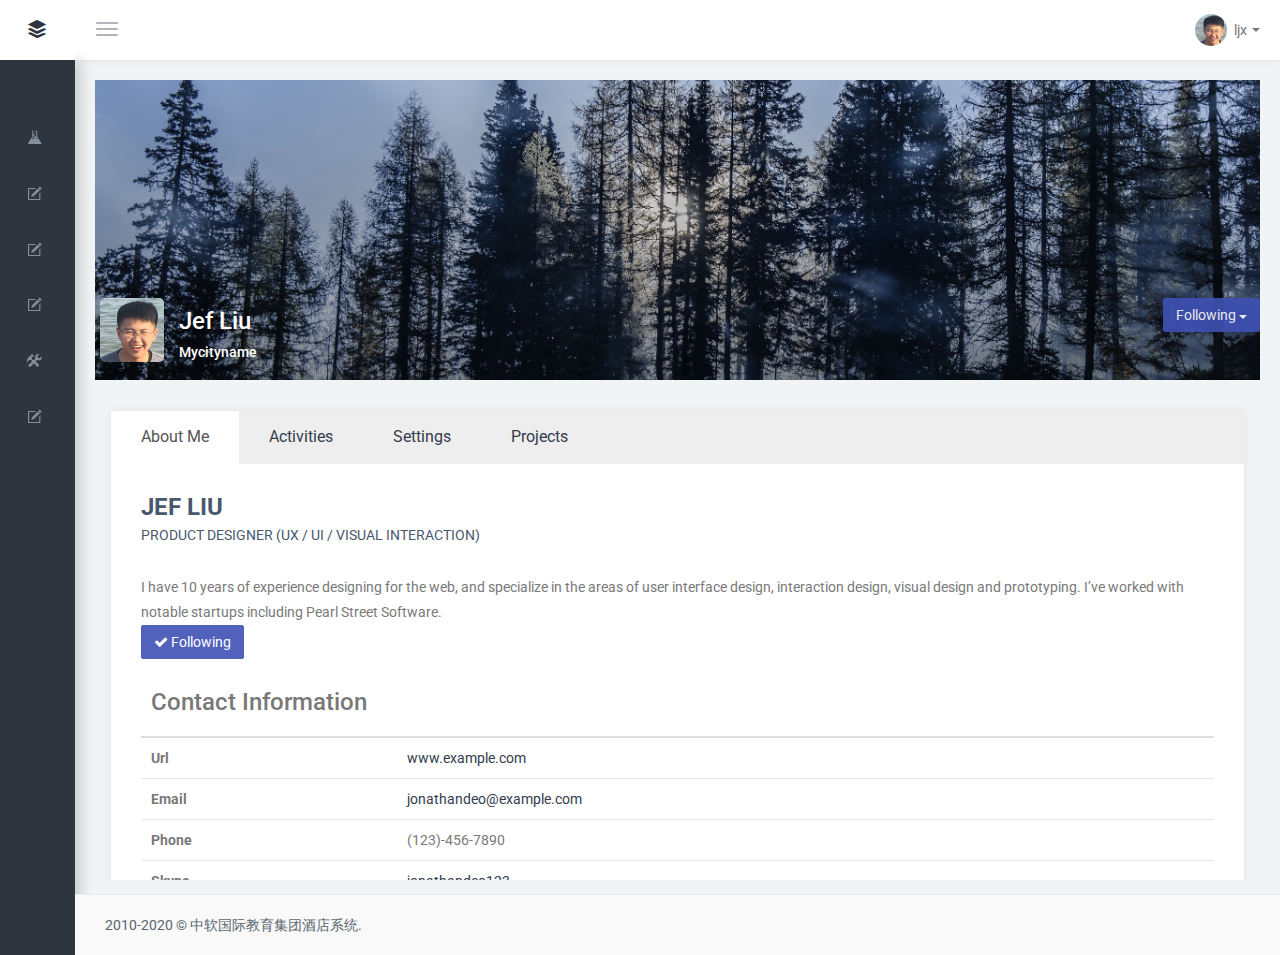
<file: WebContent/index.html>
<!DOCTYPE html>
<html lang="en">

<!-- Mirrored from coderthemes.com/velonic_3.0/admin_3/index.html by HTTrack Website Copier/3.x [XR&CO'2014], Sun, 29 May 2016 14:52:04 GMT -->

<head>
    <meta charset="utf-8">
    <meta name="viewport" content="width=device-width, initial-scale=1.0">
    <meta name="description" content="A fully featured admin theme which can be used to build CRM, CMS, etc.">
    <meta name="author" content="Coderthemes">

    <link rel="shortcut icon" href="img/favicon_1.ico">

    <title>中帆酒店后台系统管理</title>

    <!-- Bootstrap core CSS -->
    <link href="css/bootstrap.min.css" rel="stylesheet">
    <link href="css/bootstrap-reset.css" rel="stylesheet">

    <!--Animation css-->
    <link href="css/animate.css" rel="stylesheet">

    <!--Icon-fonts css-->
    <link href="assets/font-awesome/css/font-awesome.css" rel="stylesheet"/>
    <link href="assets/ionicon/css/ionicons.min.css" rel="stylesheet"/>

    <!--Morris Chart CSS -->
    <link rel="stylesheet" href="assets/morris/morris.css">

    <!-- sweet alerts -->
    <link href="assets/sweet-alert/sweet-alert.min.css" rel="stylesheet">

    <!-- Custom styles for this template -->
    <link href="css/style.css" rel="stylesheet">
    <link href="css/helper.css" rel="stylesheet">

    <!-- HTML5 shim and Respond.js IE8 support of HTML5 tooltipss and media queries -->
    <!--[if lt IE 9]>
    <script src="js/html5shiv.js"></script>
    <script src="js/respond.min.js"></script>
    <![endif]-->

</head>

<body>

<!-- Aside Start-->
<aside class="left-panel collapsed">

    <!-- brand -->
    <div class="logo">
        <a href="index.html" class="logo-expanded">
            <i class="ion-social-buffer"></i>
            <span class="nav-label">中帆酒店</span>
        </a>
    </div>
    <!-- / brand -->

    <!-- Navbar Start -->
    <nav class="navigation">
        <ul class="list-unstyled">
           <!-- <li class="active">
                <a href="profile.html" target="contentFrame"><i class="ion-home"></i> <span
                        class="nav-label">个人资料</span></a>
            </li>-->
            <li class="has-submenu">
                <a href="#"><i class="ion-flask"></i> <span class="nav-label">新闻推荐</span></a>
                <ul class="list-unstyled">
                    <li>
                        <a href="student.html" target="contentFrame">推荐1</a>
                    </li>
					 <li>
					    <a href="student.html" target="contentFrame">推荐2</a>
					</li>
					 <li>
					    <a href="student.html" target="contentFrame">推荐3</a>
					</li>
                </ul>
            </li>
			  <li class="has-submenu">
			    <a href="#"><i class="ion-compose"></i> <span class="nav-label">客房管理</span></a>
			    <ul class="list-unstyled">
			        <li>
			            <a href="type.html" target="contentFrame">客房类型管理</a>
			        </li>
			        <li>
			            <a href="room.html" target="contentFrame">客房详细管理</a>
			        </li>
			    </ul>
			</li>
			 <li class="has-submenu">
			    <a href="#"><i class="ion-compose"></i> <span class="nav-label">入住退房</span></a>
			    <ul class="list-unstyled">
			        <li>
			            <a href="check_in.html" target="contentFrame">入住管理</a>
			        </li>
			        <li>
			            <a href="room.html" target="contentFrame">退房管理</a>
			        </li>
			    </ul>
			</li>
			 <li class="has-submenu">
			    <a href="#"><i class="ion-compose"></i> <span class="nav-label">顾客管理</span></a>
			    <ul class="list-unstyled">
			        <li>
			            <a href="customer.html" target="contentFrame">顾客信息</a>
			        </li>
			        
			    </ul>
			</li>
            <li class="has-submenu">
                <a href="#"><i class="ion-settings"></i> <span class="nav-label">个人资料</span></a>
                <ul class="list-unstyled">
                    <li>
                        <a href="perinformation.html" target="contentFrame">修改个人信息</a>
                    </li>
                    <li>
                        <a href="check_pwd.html" target="contentFrame">修改密码</a>
                    </li>

                </ul>
            </li>

            
            <li class="has-submenu" id="emp">
                <a href="#"><i class="ion-compose"></i> <span class="nav-label">基础管理</span></a>
                <ul class="list-unstyled">
                    <li>
                        <a href="emp.html" target="contentFrame">员工管理</a>
                    </li>
                </ul>
            </li>
            
          
        </ul>
    </nav>

</aside>
<!-- Aside Ends-->

<!--Main Content Start -->
<section class="content">

    <!-- Header -->
    <header class="top-head container-fluid">
        <button type="button" class="navbar-toggle pull-left">
            <span class="sr-only">Toggle navigation</span>
            <span class="icon-bar"></span>
            <span class="icon-bar"></span>
            <span class="icon-bar"></span>
        </button>

        <!-- Search -->
        <!--<form role="search" class="navbar-left app-search pull-left hidden-xs">
            <input type="text" placeholder="Search..." class="form-control">
            <a href="#"><i class="fa fa-search"></i></a>
        </form>-->

        <!-- Left navbar -->
        <nav class=" navbar-default" role="navigation">
            <!--<ul class="nav navbar-nav hidden-xs">
                <li class="dropdown">
                  <a data-toggle="dropdown" class="dropdown-toggle" href="#">English <span class="caret"></span></a>
                    <ul role="menu" class="dropdown-menu">
                        <li><a href="#">German</a></li>
                        <li><a href="#">French</a></li>
                        <li><a href="#">Italian</a></li>
                        <li><a href="#">Spanish</a></li>
                    </ul>
                </li>
                <li><a href="#">Files</a></li>
            </ul>-->

            <!-- Right navbar -->
            <ul class="nav navbar-nav navbar-right top-menu top-right-menu">
                <li class="dropdown">
                </li>
                <!-- /messages -->
                <!-- Notification -->
                <li class="dropdown">
                </li>
                <!-- /Notification -->

                <!-- user login dropdown start-->
                <li class="dropdown text-center">
                    <a data-toggle="dropdown" class="dropdown-toggle" href="#">
                        <img alt="" src="img/avatar-10.jpg" class="img-circle profile-img thumb-sm">
                        <span class="username">ljx </span> <span class="caret"></span>
                    </a>
                    <ul class="dropdown-menu pro-menu fadeInUp animated" tabindex="5003"
                        style="overflow: hidden; outline: none;">
                        <li>
                            <a href="perinformation.html"><i class="fa fa-briefcase"></i>修改个人信息</a>
                        </li>
                        <li>
                            <a href="updatepassword.html"><i class="fa fa-cog"></i> 修改密码</a>
                        </li>
                        <li>
                            <a href="login.html"><i class="fa fa-sign-out"></i> 退出系统</a>
                        </li>
                    </ul>
                </li>
            </ul>
        </nav>

    </header>

    <div class="wraper container-fluid">
        <!--<div class="page-title">
            <h3 class="title">Welcome !</h3>
        </div>-->
        <!--<div class="page-title">
            <iframe style="width: 100%; height: 100%;" frameborder="0" src="404.html"></iframe>
        </div>-->
        <iframe name="contentFrame" style="width: 100%; height: 800px; " frameborder="0" src="profile.html"></iframe>
    </div>
    <footer class="footer">
        2010-2020 © 中软国际教育集团酒店系统.
    </footer>

</section>
<script src="js/jquery.js"></script>
<script src="js/bootstrap.min.js"></script>
<script src="js/modernizr.min.js"></script>
<script src="js/pace.min.js"></script>
<script src="js/wow.min.js"></script>
<script src="js/jquery.scrollTo.min.js"></script>
<script src="js/jquery.nicescroll.js" type="text/javascript"></script>
<script src="assets/chat/moment-2.2.1.js"></script>

<!-- Counter-up -->
<script src="js/waypoints.min.js" type="text/javascript"></script>
<script src="js/jquery.counterup.min.js" type="text/javascript"></script>

<!-- EASY PIE CHART JS -->
<script src="assets/easypie-chart/easypiechart.min.js"></script>
<script src="assets/easypie-chart/jquery.easypiechart.min.js"></script>
<script src="assets/easypie-chart/example.js"></script>

<!--C3 Chart-->
<script src="assets/c3-chart/d3.v3.min.js"></script>
<script src="assets/c3-chart/c3.js"></script>

<!--Morris Chart-->
<script src="assets/morris/morris.min.js"></script>
<script src="assets/morris/raphael.min.js"></script>

<!-- sparkline -->
<script src="assets/sparkline-chart/jquery.sparkline.min.js" type="text/javascript"></script>
<script src="assets/sparkline-chart/chart-sparkline.js" type="text/javascript"></script>

<!-- sweet alerts -->
<script src="assets/sweet-alert/sweet-alert.min.js"></script>
<script src="assets/sweet-alert/sweet-alert.init.js"></script>

<script src="js/jquery.app.js"></script>
<!-- Chat -->
<script src="js/jquery.chat.js"></script>
<!-- Dashboard -->
<script src="js/jquery.dashboard.js"></script>

<!-- Todo -->
<script src="js/jquery.todo.js"></script>

<script type="text/javascript">
    /* ==============================================
                                                                                                                                                                                                                                                                                                                                                                                                                             Counter Up
                                                                                                                                                                                                                                                                                                                                                                                                                             =============================================== */
    jQuery(document).ready(function ($) {
        $('.counter').counterUp({
            delay: 100,
            time: 1200
        });
    });
    
    $(function(){
    	var roleid = sessionStorage.getItem("roleid");
    	console.log("roleid"+roleid);
    	if(roleid == 0){
    		$("#emp").attr("style","display:none")
    	}
    })
</script>

</body>

<!-- Mirrored from coderthemes.com/velonic_3.0/admin_3/index.html by HTTrack Website Copier/3.x [XR&CO'2014], Sun, 29 May 2016 14:52:31 GMT -->

</html>
</file>
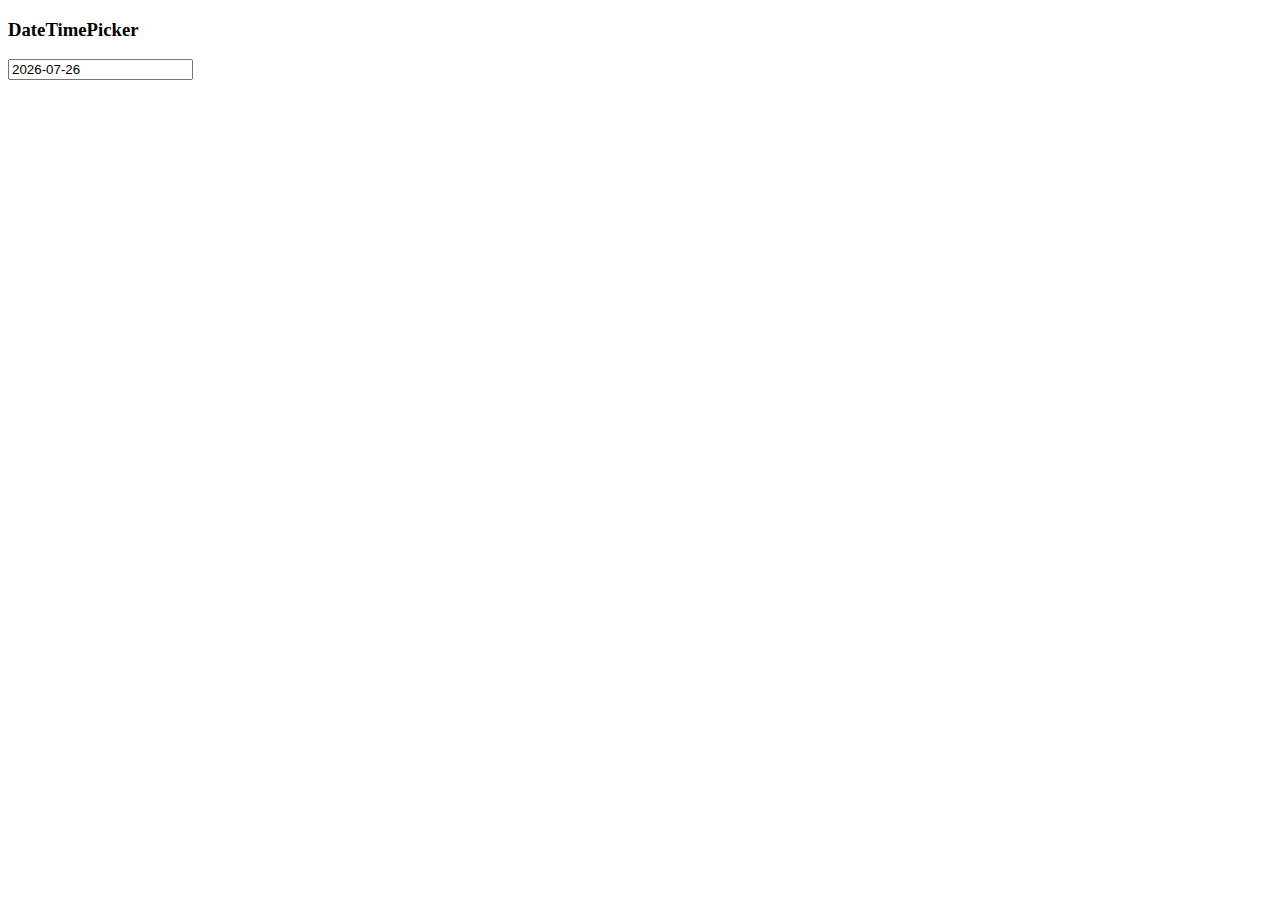
<file: WebContent/aaa.html>
<!DOCTYPE html>
<html>

	<head>
		<meta charset="UTF-8">
		<title></title>
		
		<script src="js/jquery.js"></script>
		<link rel="stylesheet" type="text/css" href="css/jquery.datetimepicker.css" />
		<script src="js/jquery.datetimepicker.js"></script>
	</head>

	<body>
		<h3>DateTimePicker</h3>
		<input type="text" value="2014-03-15" id="datetimepicker" /><br><br>
	</body>
	<script type="text/javascript">
		$('#datetimepicker').datetimepicker();
		$('#datetimepicker').datetimepicker({
			language: "zh-CN",
			value: getCurrDate(),
			timepicker: false,
			format: 'Y-m-d',
			formatDate: 'Y-m-d'
		});

		function getCurrDate() {
			var mDate = new Date();
			var temp = mDate.getFullYear() + "-" + checkDate(mDate.getMonth() + 1) + "-" + checkDate(mDate.getDate());
			return temp;
		}
		
		function checkDate(d){
			if(parseInt(d)<10){
				return "0" +d;
			}else {
				return d;
			}
		}
	</script>

</html>
</file>
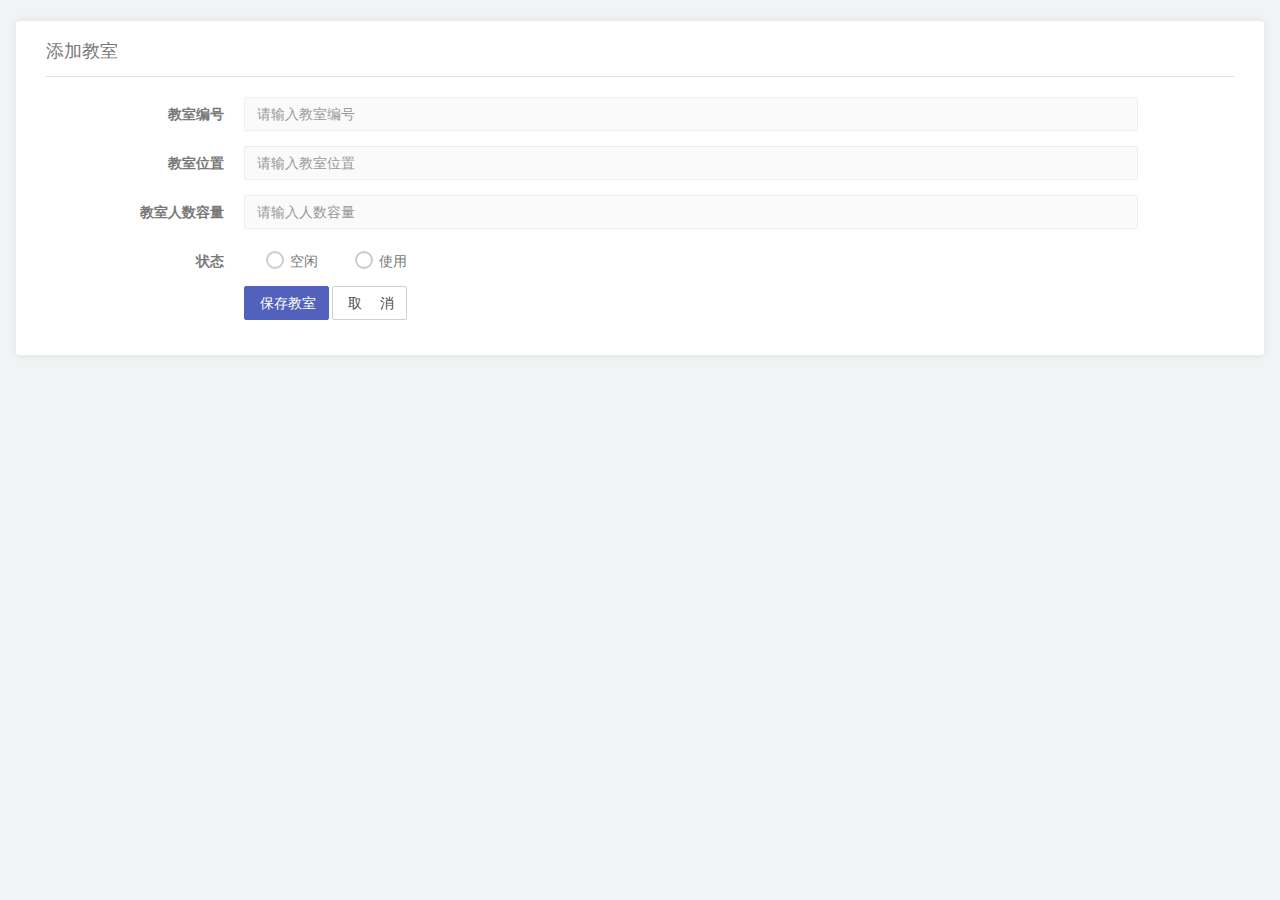
<file: WebContent/add_room.html>
<!DOCTYPE html>
<html lang="en" xmlns:v-model="http://www.w3.org/1999/xhtml">

<!-- Mirrored from coderthemes.com/velonic_3.0/admin_3/form-elements.html by HTTrack Website Copier/3.x [XR&CO'2014], Sun, 29 May 2016 14:52:40 GMT -->

<head>
    <meta charset="utf-8">
    <meta name="viewport" content="width=device-width, initial-scale=1.0">
    <meta name="description" content="">
    <meta name="author" content="">

    <link rel="shortcut icon" href="img/favicon_1.ico">

    <title>Velonic - Responsive Admin Dashboard Template</title>

    <!-- Bootstrap core CSS -->
    <link href="css/bootstrap.min.css" rel="stylesheet">
    <link href="css/bootstrap-reset.css" rel="stylesheet">

    <!--Animation css-->
    <link href="css/animate.css" rel="stylesheet">

    <!--Icon-fonts css-->
    <link href="assets/font-awesome/css/font-awesome.css" rel="stylesheet"/>
    <link href="assets/ionicon/css/ionicons.min.css" rel="stylesheet"/>

    <!-- Custom styles for this template -->
    <link href="css/style.css" rel="stylesheet">
    <link href="css/helper.css" rel="stylesheet">

    <!-- HTML5 shim and Respond.js IE8 support of HTML5 tooltipss and media queries -->
    <!--[if lt IE 9]>
    <script src="js/html5shiv.js"></script>
    <script src="js/respond.min.js"></script>
    <![endif]-->

</head>

<body>

<!-- Aside Ends-->

<!--Main Content Start -->
<section>

    <!-- Header Ends -->

    <!-- Page Content Start -->
    <!-- ================== -->

    <div class="wraper container-fluid">

        <div class="row">
            <!-- Basic example -->
            <div class="col-md-12">
                <div class="panel panel-default">
                    <div class="panel-heading">
                        <h3 class="panel-title">添加教室</h3></div>
                    <div class="panel-body">
                        <form class="form-horizontal" role="form">
                            <div class="form-group">
                                <label class="col-md-2 control-label">教室编号</label>
                                <div class="col-md-9">
                                    <input type="text" v-model="room.roomno" class="form-control" placeholder="请输入教室编号">
                                </div>
                            </div>

                            <div class="form-group">
                                <label class="col-md-2 control-label">教室位置</label>
                                <div class="col-md-9">
                                    <input type="text" v-model="room.loc" class="form-control" placeholder="请输入教室位置">
                                </div>
                            </div>
                            <div class="form-group">
                                <label class="col-md-2 control-label" for="example-email">教室人数容量</label>
                                <div class="col-md-9">
                                    <input type="email" id="example-email" v-model="room.capcity" name="example-email"
                                           class="form-control"
                                           placeholder="请输入人数容量">
                                </div>
                            </div>
                            <div class="form-group">
                                <label class="col-md-2 control-label">状态</label>
                                <div class="col-md-9" id="state">
                                    <div class="radio-inline">
                                        <label class="cr-styled" for="example-radio4">
                                            <input type="radio" v-model="room.state" id="example-radio4"
                                                   name="example-radios1"
                                                   value="0" checked>
                                            <i class="fa"></i>
                                            空闲
                                        </label>
                                    </div>
                                    <div class="radio-inline">
                                        <label class="cr-styled" for="example-radio5">
                                            <input type="radio" v-model="room.state" id="example-radio5"
                                                   name="example-radios1"
                                                   value="1">
                                            <i class="fa"></i>
                                            使用
                                        </label>
                                    </div>
                                </div>
                            </div>

                            <div class="form-group">
                                <div class="col-lg-offset-2 col-lg-10">
                                    <a class="btn btn-primary m-t-20" href="#" @click="addRoom()"> <i class="fa"></i>
                                        保存教室</a>
                                    <a class="btn btn-default m-t-20" href="#"> <i class="fa"></i> 取&nbsp;&nbsp;&nbsp;&nbsp;&nbsp;&nbsp;消</a>
                                </div>
                            </div>

                        </form>
                    </div>
                </div>
            </div>
        </div>

    </div>
</section>
<script src="js/jquery.js"></script>
<script src="js/bootstrap.min.js"></script>
<script src="js/pace.min.js"></script>
<script src="js/wow.min.js"></script>
<script src="js/jquery.nicescroll.js" type="text/javascript"></script>

<script src="js/jquery.app.js"></script>

<script src="js/layer/layer.js"></script>
<script src="js/vue.min.js"></script>
<script src="js/vue-resource.min.js"></script>
<script src="js/axios.min.js"></script>
<script src="js/common.js"></script>


</body>

<script>
    var app = new Vue({
        el: 'div.row',
        data: {
            room: {}
        },
        methods: {
            addRoom: function () {
                //console.log($('#roomno').val(), $('#loc').val(), $('#capcity').val(), $('div#state input[type=radio]:checked').val())
                //console.log(room)
                axios.post(baseUrl + '/room/addRoom.action', this.room).then(function (res) {
                    if (res.data.code == 200) {
                        layer.msg(res.data.msg);
                        setTimeout(function () {
                            location.href = "room.html";
                        }, 500)
                    }
                }).then(function (error) {
                });
            }
        }
    });
</script>

</html>
</file>
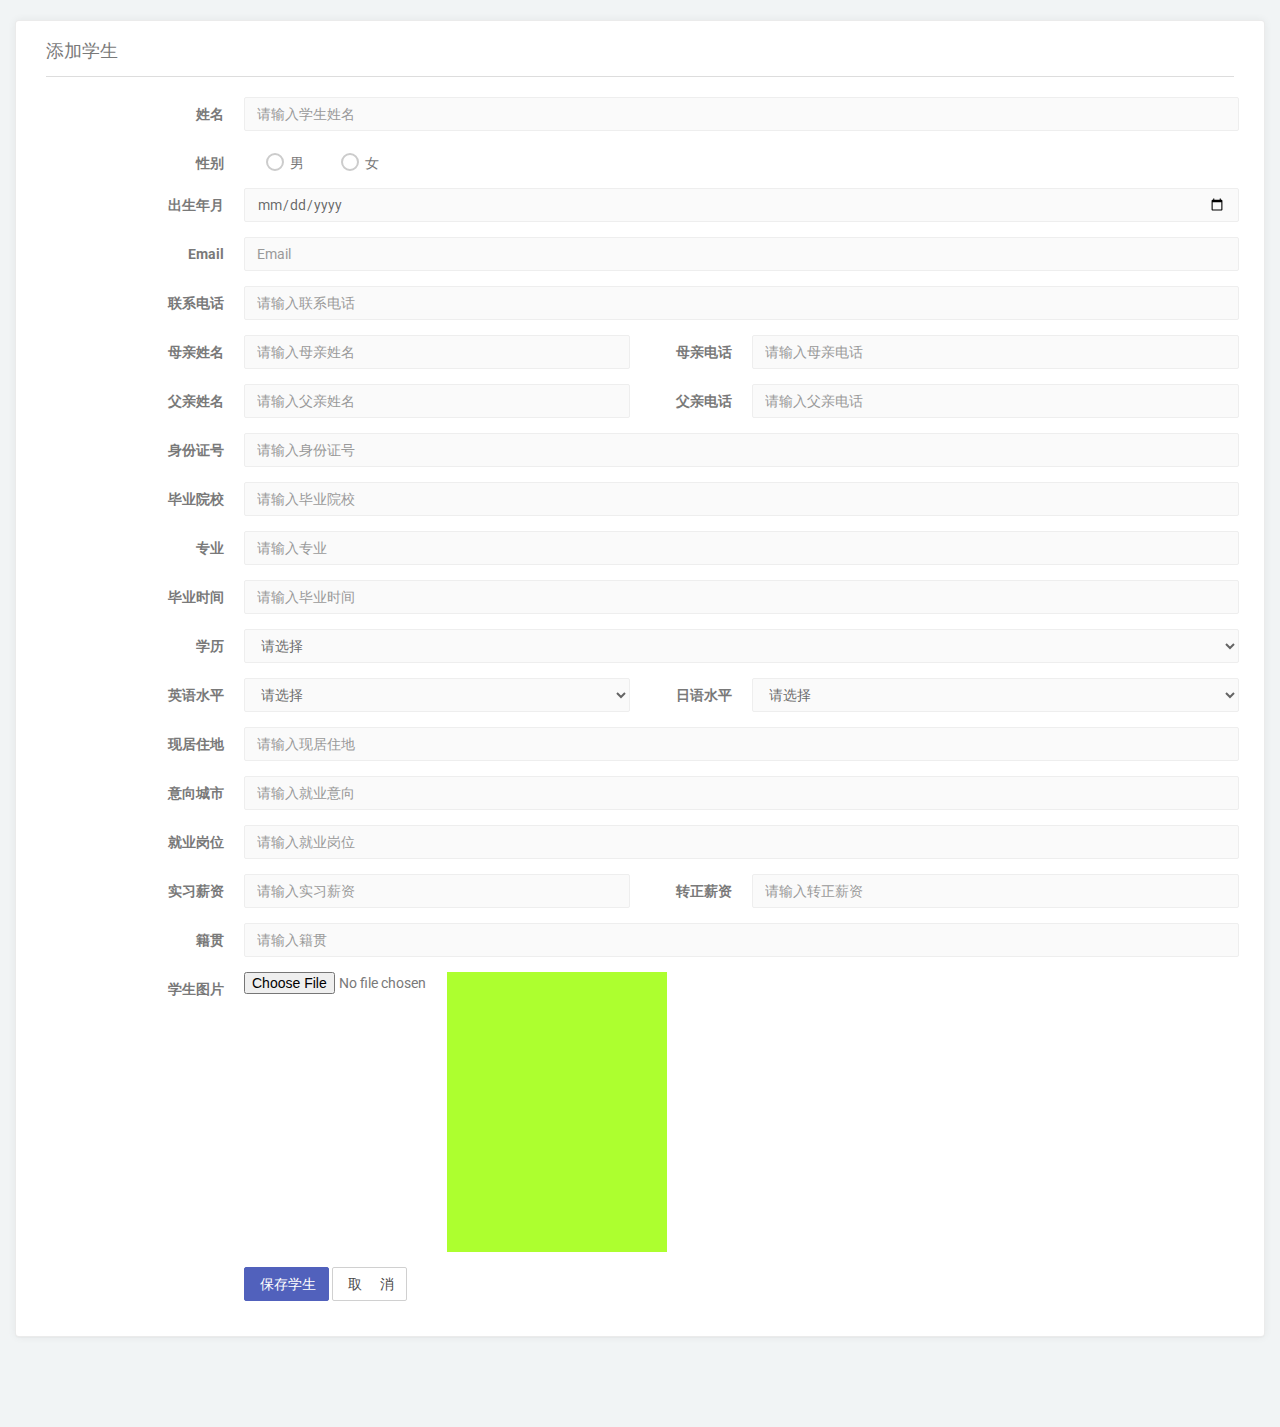
<file: WebContent/add_student.html>
<!DOCTYPE html>
<html lang="en">

	<!-- Mirrored from coderthemes.com/velonic_3.0/admin_3/form-elements.html by HTTrack Website Copier/3.x [XR&CO'2014], Sun, 29 May 2016 14:52:40 GMT -->

	<head>
		<meta charset="utf-8">
		<meta name="viewport" content="width=device-width, initial-scale=1.0">
		<meta name="description" content="">
		<meta name="author" content="">

		<link rel="shortcut icon" href="img/favicon_1.ico">

		<title>Velonic - Responsive Admin Dashboard Template</title>

		<!-- Bootstrap core CSS -->
		<link href="css/bootstrap.min.css" rel="stylesheet">
		<link href="css/bootstrap-reset.css" rel="stylesheet">

		<!--Animation css-->
		<link href="css/animate.css" rel="stylesheet">

		<!--Icon-fonts css-->
		<link href="assets/font-awesome/css/font-awesome.css" rel="stylesheet" />
		<link href="assets/ionicon/css/ionicons.min.css" rel="stylesheet" />

		<!-- Custom styles for this template -->
		<link href="css/style.css" rel="stylesheet">
		<link href="css/helper.css" rel="stylesheet">

		<!-- HTML5 shim and Respond.js IE8 support of HTML5 tooltipss and media queries -->
		<!--[if lt IE 9]>
          <script src="js/html5shiv.js"></script>
          <script src="js/respond.min.js"></script>
        <![endif]-->

	</head>

	<body>

		<!-- Aside Ends-->

		<!--Main Content Start -->
		<section>

			<!-- Header Ends -->

			<!-- Page Content Start -->
			<!-- ================== -->

			<div class="wraper container-fluid">
				<!--<div class="page-title">
					<h3 class="title">添加学生</h3>
				</div>-->

				<div class="row">
					<!-- Basic example -->
					<div class="col-md-12">
						<div class="panel panel-default">
							<div class="panel-heading">
								<h3 class="panel-title">添加学生</h3></div>
							<div class="panel-body">
								<form class="form-horizontal" role="form">
									<div class="form-group">
										<label class="col-md-2 control-label">姓名</label>
										<div class="col-md-10">
											<input type="text" class="form-control" placeholder="请输入学生姓名">
										</div>
									</div>
									<div class="form-group">
										<label class="col-md-2 control-label">性别</label>
										<div class="col-md-10">
											<div class="radio-inline">
												<label class="cr-styled" for="example-radio4">
                                                    <input type="radio" id="example-radio4" name="example-radios1" value="option1"> 
                                                    <i class="fa"></i>
                                                    男
                                                </label>
											</div>
											<div class="radio-inline">
												<label class="cr-styled" for="example-radio5">
                                                    <input type="radio" id="example-radio5" name="example-radios1" value="option2"> 
                                                    <i class="fa"></i> 
                                                   女
                                                </label>
											</div>
										</div>
									</div>
									<div class="form-group">
										<label class="col-md-2 control-label">出生年月</label>
										<div class="col-md-10">
											<input type="date" class="form-control" value="Some text value...">
										</div>
									</div>
									<div class="form-group">
										<label class="col-md-2 control-label" for="example-email">Email</label>
										<div class="col-md-10">
											<input type="email" id="example-email" name="example-email" class="form-control" placeholder="Email">
										</div>
									</div>
									<div class="form-group">
										<label class="col-md-2 control-label">联系电话</label>
										<div class="col-md-10">
											<input type="text" class="form-control" placeholder="请输入联系电话">
										</div>
									</div>
									<div class="form-group">
										<label class="col-md-2 control-label">母亲姓名</label>
										<div class="col-md-4">
											<input type="text" class="form-control" placeholder="请输入母亲姓名">
										</div>
										<label class="col-md-1 control-label">母亲电话</label>
										<div class="col-md-5">
											<input type="text" class="form-control" placeholder="请输入母亲电话">
										</div>
									</div>
									<div class="form-group">
										<label class="col-md-2 control-label">父亲姓名</label>
										<div class="col-md-4">
											<input type="text" class="form-control" placeholder="请输入父亲姓名">
										</div>
										<label class="col-md-1 control-label">父亲电话</label>
										<div class="col-md-5">
											<input type="text" class="form-control" placeholder="请输入父亲电话">
										</div>
									</div>
									<div class="form-group">
										<label class="col-md-2 control-label">身份证号</label>
										<div class="col-md-10">
											<input type="text" class="form-control" placeholder="请输入身份证号">
										</div>
									</div>
									<div class="form-group">
										<label class="col-md-2 control-label">毕业院校</label>
										<div class="col-md-10">
											<input type="text" class="form-control" placeholder="请输入毕业院校">
										</div>
									</div>
									<div class="form-group">
										<label class="col-md-2 control-label">专业</label>
										<div class="col-md-10">
											<input type="text" class="form-control" placeholder="请输入专业">
										</div>
									</div>
									<div class="form-group">
										<label class="col-md-2 control-label">毕业时间</label>
										<div class="col-md-10">
											<input type="text" class="form-control" placeholder="请输入毕业时间">
										</div>
									</div>

									<div class="form-group">
										<label class="col-sm-2 control-label">学历</label>
										<div class="col-sm-10">
											<select class="form-control">
												<option>请选择</option>
												<option>博士</option>
												<option>硕士</option>
												<option>本科</option>
												<option>大专</option>
												<option>中专及以下</option>
											</select>

										</div>
									</div>
									<div class="form-group">
										<label class="col-sm-2 control-label">英语水平</label>
										<div class="col-sm-4">
											<select class="form-control">
												<option>请选择</option>
												<option>CET-4</option>
												<option>CET-6</option>
											</select>

										</div>
										<label class="col-sm-1 control-label">日语水平</label>
										<div class="col-sm-5">
											<select class="form-control">
												<option>请选择</option>
												<option>N1</option>
												<option>N2</option>
												<option>N3</option>
												<option>N4</option>
												<option>N5</option>
											</select>

										</div>

									</div>
									<div class="form-group">
										<label class="col-md-2 control-label">现居住地</label>
										<div class="col-md-10">
											<input type="text" class="form-control" placeholder="请输入现居住地">
										</div>
									</div>
									<div class="form-group">
										<label class="col-md-2 control-label">意向城市</label>
										<div class="col-md-10">
											<input type="text" class="form-control" placeholder="请输入就业意向">
										</div>
									</div>
									<div class="form-group">
										<label class="col-md-2 control-label">就业岗位</label>
										<div class="col-md-10">
											<input type="text" class="form-control" placeholder="请输入就业岗位">
										</div>
									</div>

									<div class="form-group">
										<label class="col-md-2 control-label">实习薪资</label>
										<div class="col-md-4">
											<input type="text" class="form-control" placeholder="请输入实习薪资">
										</div>
										<label class="col-md-1 control-label">转正薪资</label>
										<div class="col-md-5">
											<input type="text" class="form-control" placeholder="请输入转正薪资">
										</div>
									</div>

									<div class="form-group">
										<label class="col-md-2 control-label">籍贯</label>
										<div class="col-md-10">
											<input type="text" class="form-control" placeholder="请输入籍贯">
										</div>
									</div>
									<div class="form-group">
										<label class="col-md-2 control-label">学生图片</label>
										<div class="col-md-2">
											<input type="file" placeholder="placeholder">
										</div>
										<div class="col-md-8">
											<div class="form-control-static" style="width: 220px; height: 280px; background-color: greenyellow;"></div>
										</div>
									</div>

									<div class="form-group">
										<div class="col-lg-offset-2 col-lg-10">
											<a class="btn btn-primary m-t-20" href="#"> <i class="fa"></i> 保存学生</a>
											<!--button class="btn btn-success" type="submit">保存学生</button>-->
											<!--<button class="btn btn-default" type="button">Cancel</button>-->
											<a class="btn btn-default m-t-20" href="#"> <i class="fa"></i> 取&nbsp;&nbsp;&nbsp;&nbsp;&nbsp;&nbsp;消</a>
										</div>
									</div>

								</form>
							</div>
							<!-- panel-body -->
						</div>
						<!-- panel -->
						<!-- panel -->
					</div>
					<!-- col-->

				</div>
				<!-- End row -->

			</div>
			<!-- Page Content Ends -->
			<!-- ================== -->

		</section>
		<!-- Main Content Ends -->

		<!-- js placed at the end of the document so the pages load faster -->
		<script src="js/jquery.js"></script>
		<script src="js/bootstrap.min.js"></script>
		<script src="js/pace.min.js"></script>
		<script src="js/wow.min.js"></script>
		<script src="js/jquery.nicescroll.js" type="text/javascript"></script>

		<script src="js/jquery.app.js"></script>

	</body>

	<!-- Mirrored from coderthemes.com/velonic_3.0/admin_3/form-elements.html by HTTrack Website Copier/3.x [XR&CO'2014], Sun, 29 May 2016 14:52:40 GMT -->

</html>
</file>
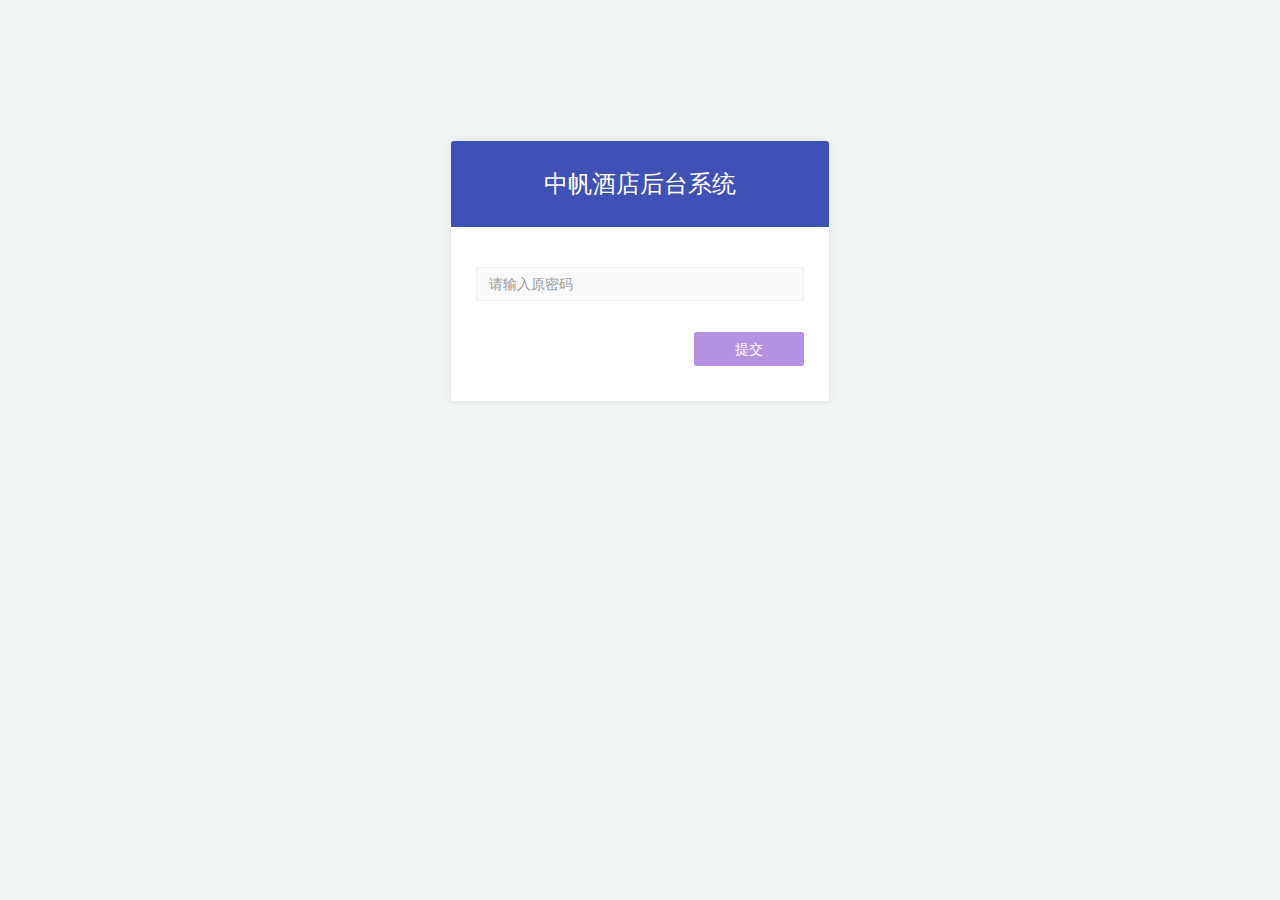
<file: WebContent/check_pwd.html>
<!DOCTYPE html>
<html lang="en" xmlns:v-on="http://www.w3.org/1999/xhtml">

<!-- Mirrored from coderthemes.com/velonic_3.0/admin_3/login.html by HTTrack Website Copier/3.x [XR&CO'2014], Sun, 29 May 2016 14:53:39 GMT -->

<head>
    <meta charset="utf-8">
    <meta name="viewport" content="width=device-width, initial-scale=1.0">
    <meta name="description" content="">
    <meta name="author" content="">

    <link rel="shortcut icon" href="img/favicon_1.ico">

    <title>中帆酒店后台系统管理密码验证</title>

    <!-- Bootstrap core CSS -->
    <link href="css/bootstrap.min.css" rel="stylesheet">
    <link href="css/bootstrap-reset.css" rel="stylesheet">

    <!--Animation css-->
    <link href="css/animate.css" rel="stylesheet">

    <!--Icon-fonts css-->
    <link href="assets/font-awesome/css/font-awesome.css" rel="stylesheet"/>
    <link href="assets/ionicon/css/ionicons.min.css" rel="stylesheet"/>

    <!--Morris Chart CSS -->
    <link rel="stylesheet" href="assets/morris/morris.css">

    <!-- Custom styles for this template -->
    <link href="css/style.css" rel="stylesheet">
    <link href="css/helper.css" rel="stylesheet">

    <!-- HTML5 shim and Respond.js IE8 support of HTML5 tooltipss and media queries -->
    <!--[if lt IE 9]>
    <script src="js/html5shiv.js"></script>
    <script src="js/respond.min.js"></script>
    <![endif]-->

</head>

<body>

<div class="wrapper-page animated fadeInDown">
    <div class="panel panel-color panel-primary" id="pwdCheck">
        <div class="panel-heading">
            <h3 class="text-center m-t-10"> 中帆酒店后台系统</h3>
        </div>

        <form class="form-horizontal m-t-40">

            <div class="form-group ">
                <div class="col-xs-12">
                    <input class="form-control" id="password" type="password" placeholder="请输入原密码" name="password">
                </div>
            </div>

            <div class="form-group ">
                <div class="col-xs-12">
                    <!--<label class="cr-styled">
                        <input type="checkbox" checked>
                        <i class="fa"></i>
                        Remember me
                    </label>-->
                </div>
            </div>

            <div class="form-group text-right">
                <div class="col-xs-12">
                    <button class="btn btn-purple w-md" type="button" id="btnLogin" onclick="checkPwd()">提交</button>
                </div>
            </div>
        </form>

    </div>
</div>

<!-- js placed at the end of the document so the pages load faster -->
<script src="js/jquery.js"></script>
<script src="js/bootstrap.min.js"></script>
<script src="js/pace.min.js"></script>
<script src="js/wow.min.js"></script>
<script src="js/jquery.nicescroll.js" type="text/javascript"></script>

<!--common script for all pages-->
<script src="js/jquery.app.js"></script>
<script src="js/layer/layer.js"></script>
<script src="js/vue.min.js"></script>
<script src="js/vue-resource.min.js"></script>
<script src="js/axios.min.js"></script>
<script src="js/common.js"></script>

</body>
<script>
    function checkPwd(){
    	$.ajax({
    		type:"post",
    		url:"checkPwd",
    		data:{"password":$("#password").val()},
    		dataType:"json",             //响应数据类型  text(String)/ json(Object)
    		success:function(data){
    			console.log("login"+data);
    			if(data.state == "success"){
    				sessionStorage.setItem("roleid",data.emp.roleid);
    				sessionStorage.setItem("empno",data.emp.empno);
    				window.location.href = "updatepassword.html";
    			}else{
    				alert("密码验证失败");
    				window.location.href = "profile.html";
    			}
    		},error:function(){
    			alert("password inputed was failed");
    		}
    	});
    }
</script>

</html>
</file>
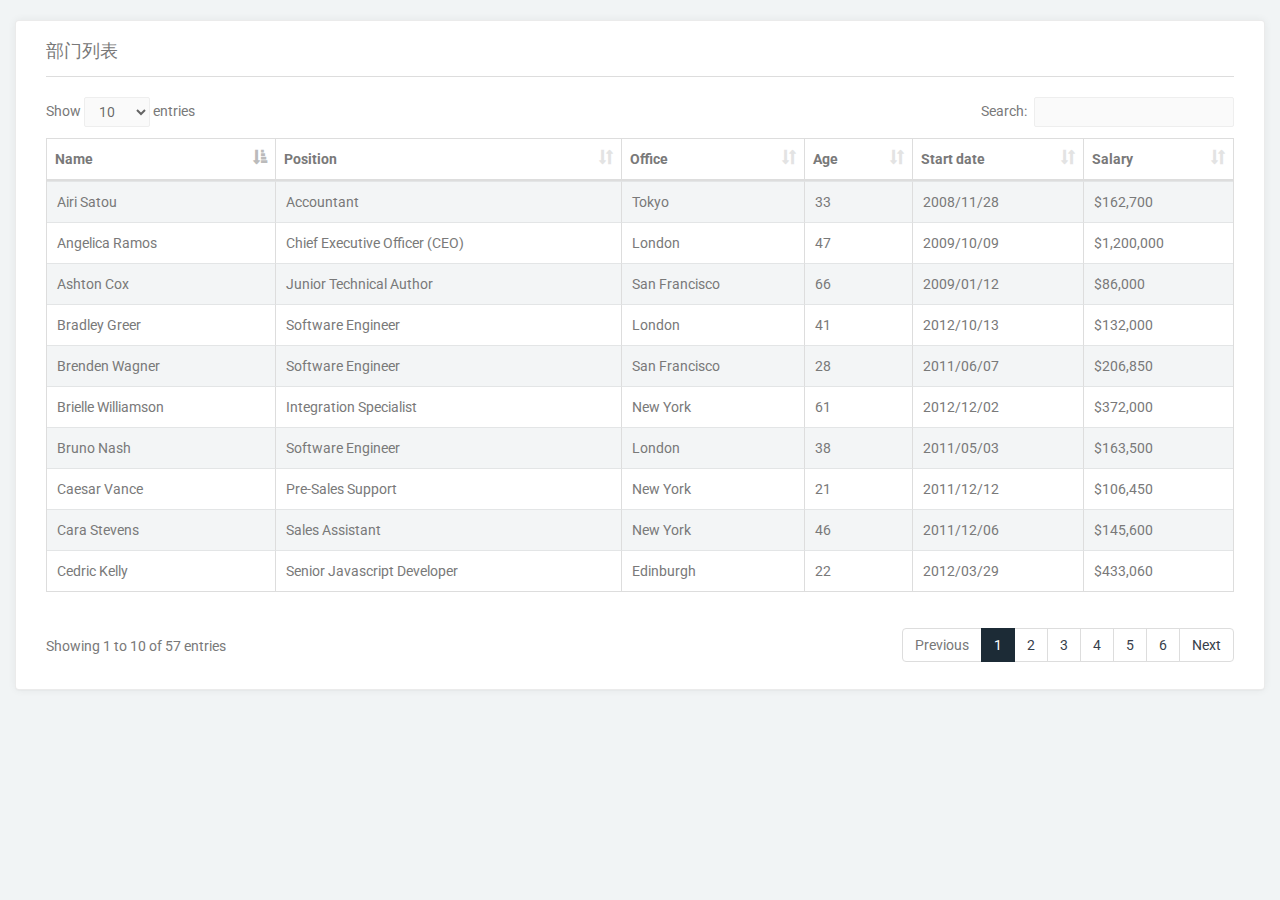
<file: WebContent/dept.html>
<!DOCTYPE html>
<html lang="en">

	<!-- Mirrored from coderthemes.com/velonic_3.0/admin_3/table-datatable.html by HTTrack Website Copier/3.x [XR&CO'2014], Sun, 29 May 2016 14:53:05 GMT -->

	<head>
		<meta charset="utf-8">
		<meta name="viewport" content="width=device-width, initial-scale=1.0">
		<meta name="description" content="">
		<meta name="author" content="">

		<link rel="shortcut icon" href="img/favicon_1.ico">

		<link href="css/bootstrap.min.css" rel="stylesheet">
		<link href="css/bootstrap-reset.css" rel="stylesheet">

		<!--Animation css-->
		<link href="css/animate.css" rel="stylesheet">

		<!--Icon-fonts css-->
		<link href="assets/font-awesome/css/font-awesome.css" rel="stylesheet" />
		<link href="assets/ionicon/css/ionicons.min.css" rel="stylesheet" />

		<!-- DataTables -->
		<link href="assets/datatables/jquery.dataTables.min.css" rel="stylesheet" type="text/css" />

		<!-- Custom styles for this template -->
		<link href="css/style.css" rel="stylesheet">
		<link href="css/helper.css" rel="stylesheet">

		<!-- HTML5 shim and Respond.js IE8 support of HTML5 tooltipss and media queries -->
		<!--[if lt IE 9]>
          <script src="js/html5shiv.js"></script>
          <script src="js/respond.min.js"></script>
        <![endif]-->

	</head>

	<body>

		<!--Main Content Start -->
		<section>

			<!-- Page Content Start -->
			<!-- ================== -->

			<div class="wraper container-fluid">
				<!--<div class="page-title">
					<h3 class="title">教师列表</h3>
				</div>-->

				<div class="row">
					<div class="col-md-12">
						<div class="panel panel-default">
							<div class="panel-heading">
								<h3 class="panel-title">部门列表</h3>
							</div>
							<div class="panel-body">
								<div class="row">
									<div class="col-md-12 col-sm-12 col-xs-12">
										<table id="datatable" class="table table-striped table-bordered">
											<thead>
												<tr>
													<th>Name</th>
													<th>Position</th>
													<th>Office</th>
													<th>Age</th>
													<th>Start date</th>
													<th>Salary</th>
												</tr>
											</thead>

											<tbody>
												<tr>
													<td>Tiger Nixon</td>
													<td>System Architect</td>
													<td>Edinburgh</td>
													<td>61</td>
													<td>2011/04/25</td>
													<td>$320,800</td>
												</tr>
												<tr>
													<td>Garrett Winters</td>
													<td>Accountant</td>
													<td>Tokyo</td>
													<td>63</td>
													<td>2011/07/25</td>
													<td>$170,750</td>
												</tr>
												<tr>
													<td>Ashton Cox</td>
													<td>Junior Technical Author</td>
													<td>San Francisco</td>
													<td>66</td>
													<td>2009/01/12</td>
													<td>$86,000</td>
												</tr>
												<tr>
													<td>Cedric Kelly</td>
													<td>Senior Javascript Developer</td>
													<td>Edinburgh</td>
													<td>22</td>
													<td>2012/03/29</td>
													<td>$433,060</td>
												</tr>
												<tr>
													<td>Airi Satou</td>
													<td>Accountant</td>
													<td>Tokyo</td>
													<td>33</td>
													<td>2008/11/28</td>
													<td>$162,700</td>
												</tr>
												<tr>
													<td>Brielle Williamson</td>
													<td>Integration Specialist</td>
													<td>New York</td>
													<td>61</td>
													<td>2012/12/02</td>
													<td>$372,000</td>
												</tr>
												<tr>
													<td>Herrod Chandler</td>
													<td>Sales Assistant</td>
													<td>San Francisco</td>
													<td>59</td>
													<td>2012/08/06</td>
													<td>$137,500</td>
												</tr>
												<tr>
													<td>Rhona Davidson</td>
													<td>Integration Specialist</td>
													<td>Tokyo</td>
													<td>55</td>
													<td>2010/10/14</td>
													<td>$327,900</td>
												</tr>
												<tr>
													<td>Colleen Hurst</td>
													<td>Javascript Developer</td>
													<td>San Francisco</td>
													<td>39</td>
													<td>2009/09/15</td>
													<td>$205,500</td>
												</tr>
												<tr>
													<td>Sonya Frost</td>
													<td>Software Engineer</td>
													<td>Edinburgh</td>
													<td>23</td>
													<td>2008/12/13</td>
													<td>$103,600</td>
												</tr>
												<tr>
													<td>Jena Gaines</td>
													<td>Office Manager</td>
													<td>London</td>
													<td>30</td>
													<td>2008/12/19</td>
													<td>$90,560</td>
												</tr>
												<tr>
													<td>Quinn Flynn</td>
													<td>Support Lead</td>
													<td>Edinburgh</td>
													<td>22</td>
													<td>2013/03/03</td>
													<td>$342,000</td>
												</tr>
												<tr>
													<td>Charde Marshall</td>
													<td>Regional Director</td>
													<td>San Francisco</td>
													<td>36</td>
													<td>2008/10/16</td>
													<td>$470,600</td>
												</tr>
												<tr>
													<td>Haley Kennedy</td>
													<td>Senior Marketing Designer</td>
													<td>London</td>
													<td>43</td>
													<td>2012/12/18</td>
													<td>$313,500</td>
												</tr>
												<tr>
													<td>Tatyana Fitzpatrick</td>
													<td>Regional Director</td>
													<td>London</td>
													<td>19</td>
													<td>2010/03/17</td>
													<td>$385,750</td>
												</tr>
												<tr>
													<td>Michael Silva</td>
													<td>Marketing Designer</td>
													<td>London</td>
													<td>66</td>
													<td>2012/11/27</td>
													<td>$198,500</td>
												</tr>
												<tr>
													<td>Paul Byrd</td>
													<td>Chief Financial Officer (CFO)</td>
													<td>New York</td>
													<td>64</td>
													<td>2010/06/09</td>
													<td>$725,000</td>
												</tr>
												<tr>
													<td>Gloria Little</td>
													<td>Systems Administrator</td>
													<td>New York</td>
													<td>59</td>
													<td>2009/04/10</td>
													<td>$237,500</td>
												</tr>
												<tr>
													<td>Bradley Greer</td>
													<td>Software Engineer</td>
													<td>London</td>
													<td>41</td>
													<td>2012/10/13</td>
													<td>$132,000</td>
												</tr>
												<tr>
													<td>Dai Rios</td>
													<td>Personnel Lead</td>
													<td>Edinburgh</td>
													<td>35</td>
													<td>2012/09/26</td>
													<td>$217,500</td>
												</tr>
												<tr>
													<td>Jenette Caldwell</td>
													<td>Development Lead</td>
													<td>New York</td>
													<td>30</td>
													<td>2011/09/03</td>
													<td>$345,000</td>
												</tr>
												<tr>
													<td>Yuri Berry</td>
													<td>Chief Marketing Officer (CMO)</td>
													<td>New York</td>
													<td>40</td>
													<td>2009/06/25</td>
													<td>$675,000</td>
												</tr>
												<tr>
													<td>Caesar Vance</td>
													<td>Pre-Sales Support</td>
													<td>New York</td>
													<td>21</td>
													<td>2011/12/12</td>
													<td>$106,450</td>
												</tr>
												<tr>
													<td>Doris Wilder</td>
													<td>Sales Assistant</td>
													<td>Sidney</td>
													<td>23</td>
													<td>2010/09/20</td>
													<td>$85,600</td>
												</tr>
												<tr>
													<td>Angelica Ramos</td>
													<td>Chief Executive Officer (CEO)</td>
													<td>London</td>
													<td>47</td>
													<td>2009/10/09</td>
													<td>$1,200,000</td>
												</tr>
												<tr>
													<td>Gavin Joyce</td>
													<td>Developer</td>
													<td>Edinburgh</td>
													<td>42</td>
													<td>2010/12/22</td>
													<td>$92,575</td>
												</tr>
												<tr>
													<td>Jennifer Chang</td>
													<td>Regional Director</td>
													<td>Singapore</td>
													<td>28</td>
													<td>2010/11/14</td>
													<td>$357,650</td>
												</tr>
												<tr>
													<td>Brenden Wagner</td>
													<td>Software Engineer</td>
													<td>San Francisco</td>
													<td>28</td>
													<td>2011/06/07</td>
													<td>$206,850</td>
												</tr>
												<tr>
													<td>Fiona Green</td>
													<td>Chief Operating Officer (COO)</td>
													<td>San Francisco</td>
													<td>48</td>
													<td>2010/03/11</td>
													<td>$850,000</td>
												</tr>
												<tr>
													<td>Shou Itou</td>
													<td>Regional Marketing</td>
													<td>Tokyo</td>
													<td>20</td>
													<td>2011/08/14</td>
													<td>$163,000</td>
												</tr>
												<tr>
													<td>Michelle House</td>
													<td>Integration Specialist</td>
													<td>Sidney</td>
													<td>37</td>
													<td>2011/06/02</td>
													<td>$95,400</td>
												</tr>
												<tr>
													<td>Suki Burks</td>
													<td>Developer</td>
													<td>London</td>
													<td>53</td>
													<td>2009/10/22</td>
													<td>$114,500</td>
												</tr>
												<tr>
													<td>Prescott Bartlett</td>
													<td>Technical Author</td>
													<td>London</td>
													<td>27</td>
													<td>2011/05/07</td>
													<td>$145,000</td>
												</tr>
												<tr>
													<td>Gavin Cortez</td>
													<td>Team Leader</td>
													<td>San Francisco</td>
													<td>22</td>
													<td>2008/10/26</td>
													<td>$235,500</td>
												</tr>
												<tr>
													<td>Martena Mccray</td>
													<td>Post-Sales support</td>
													<td>Edinburgh</td>
													<td>46</td>
													<td>2011/03/09</td>
													<td>$324,050</td>
												</tr>
												<tr>
													<td>Unity Butler</td>
													<td>Marketing Designer</td>
													<td>San Francisco</td>
													<td>47</td>
													<td>2009/12/09</td>
													<td>$85,675</td>
												</tr>
												<tr>
													<td>Howard Hatfield</td>
													<td>Office Manager</td>
													<td>San Francisco</td>
													<td>51</td>
													<td>2008/12/16</td>
													<td>$164,500</td>
												</tr>
												<tr>
													<td>Hope Fuentes</td>
													<td>Secretary</td>
													<td>San Francisco</td>
													<td>41</td>
													<td>2010/02/12</td>
													<td>$109,850</td>
												</tr>
												<tr>
													<td>Vivian Harrell</td>
													<td>Financial Controller</td>
													<td>San Francisco</td>
													<td>62</td>
													<td>2009/02/14</td>
													<td>$452,500</td>
												</tr>
												<tr>
													<td>Timothy Mooney</td>
													<td>Office Manager</td>
													<td>London</td>
													<td>37</td>
													<td>2008/12/11</td>
													<td>$136,200</td>
												</tr>
												<tr>
													<td>Jackson Bradshaw</td>
													<td>Director</td>
													<td>New York</td>
													<td>65</td>
													<td>2008/09/26</td>
													<td>$645,750</td>
												</tr>
												<tr>
													<td>Olivia Liang</td>
													<td>Support Engineer</td>
													<td>Singapore</td>
													<td>64</td>
													<td>2011/02/03</td>
													<td>$234,500</td>
												</tr>
												<tr>
													<td>Bruno Nash</td>
													<td>Software Engineer</td>
													<td>London</td>
													<td>38</td>
													<td>2011/05/03</td>
													<td>$163,500</td>
												</tr>
												<tr>
													<td>Sakura Yamamoto</td>
													<td>Support Engineer</td>
													<td>Tokyo</td>
													<td>37</td>
													<td>2009/08/19</td>
													<td>$139,575</td>
												</tr>
												<tr>
													<td>Thor Walton</td>
													<td>Developer</td>
													<td>New York</td>
													<td>61</td>
													<td>2013/08/11</td>
													<td>$98,540</td>
												</tr>
												<tr>
													<td>Finn Camacho</td>
													<td>Support Engineer</td>
													<td>San Francisco</td>
													<td>47</td>
													<td>2009/07/07</td>
													<td>$87,500</td>
												</tr>
												<tr>
													<td>Serge Baldwin</td>
													<td>Data Coordinator</td>
													<td>Singapore</td>
													<td>64</td>
													<td>2012/04/09</td>
													<td>$138,575</td>
												</tr>
												<tr>
													<td>Zenaida Frank</td>
													<td>Software Engineer</td>
													<td>New York</td>
													<td>63</td>
													<td>2010/01/04</td>
													<td>$125,250</td>
												</tr>
												<tr>
													<td>Zorita Serrano</td>
													<td>Software Engineer</td>
													<td>San Francisco</td>
													<td>56</td>
													<td>2012/06/01</td>
													<td>$115,000</td>
												</tr>
												<tr>
													<td>Jennifer Acosta</td>
													<td>Junior Javascript Developer</td>
													<td>Edinburgh</td>
													<td>43</td>
													<td>2013/02/01</td>
													<td>$75,650</td>
												</tr>
												<tr>
													<td>Cara Stevens</td>
													<td>Sales Assistant</td>
													<td>New York</td>
													<td>46</td>
													<td>2011/12/06</td>
													<td>$145,600</td>
												</tr>
												<tr>
													<td>Hermione Butler</td>
													<td>Regional Director</td>
													<td>London</td>
													<td>47</td>
													<td>2011/03/21</td>
													<td>$356,250</td>
												</tr>
												<tr>
													<td>Lael Greer</td>
													<td>Systems Administrator</td>
													<td>London</td>
													<td>21</td>
													<td>2009/02/27</td>
													<td>$103,500</td>
												</tr>
												<tr>
													<td>Jonas Alexander</td>
													<td>Developer</td>
													<td>San Francisco</td>
													<td>30</td>
													<td>2010/07/14</td>
													<td>$86,500</td>
												</tr>
												<tr>
													<td>Shad Decker</td>
													<td>Regional Director</td>
													<td>Edinburgh</td>
													<td>51</td>
													<td>2008/11/13</td>
													<td>$183,000</td>
												</tr>
												<tr>
													<td>Michael Bruce</td>
													<td>Javascript Developer</td>
													<td>Singapore</td>
													<td>29</td>
													<td>2011/06/27</td>
													<td>$183,000</td>
												</tr>
												<tr>
													<td>Donna Snider</td>
													<td>Customer Support</td>
													<td>New York</td>
													<td>27</td>
													<td>2011/01/25</td>
													<td>$112,000</td>
												</tr>
											</tbody>
										</table>

									</div>
								</div>
							</div>
						</div>
					</div>

				</div>
				<!-- End Row -->

			</div>

		</section>
		<!-- Main Content Ends -->

		<!-- js placed at the end of the document so the pages load faster -->
		<script src="js/jquery.js"></script>
		<script src="js/bootstrap.min.js"></script>
		<script src="js/pace.min.js"></script>
		<script src="js/wow.min.js"></script>
		<script src="js/jquery.nicescroll.js" type="text/javascript"></script>

		<script src="js/jquery.app.js"></script>

		<script src="assets/datatables/jquery.dataTables.min.js"></script>
		<script src="assets/datatables/dataTables.bootstrap.js"></script>

		<script type="text/javascript">
			$(document).ready(function() {
				$('#datatable').dataTable();
			});
		</script>

	</body>

	<!-- Mirrored from coderthemes.com/velonic_3.0/admin_3/table-datatable.html by HTTrack Website Copier/3.x [XR&CO'2014], Sun, 29 May 2016 14:53:07 GMT -->

</html>
</file>
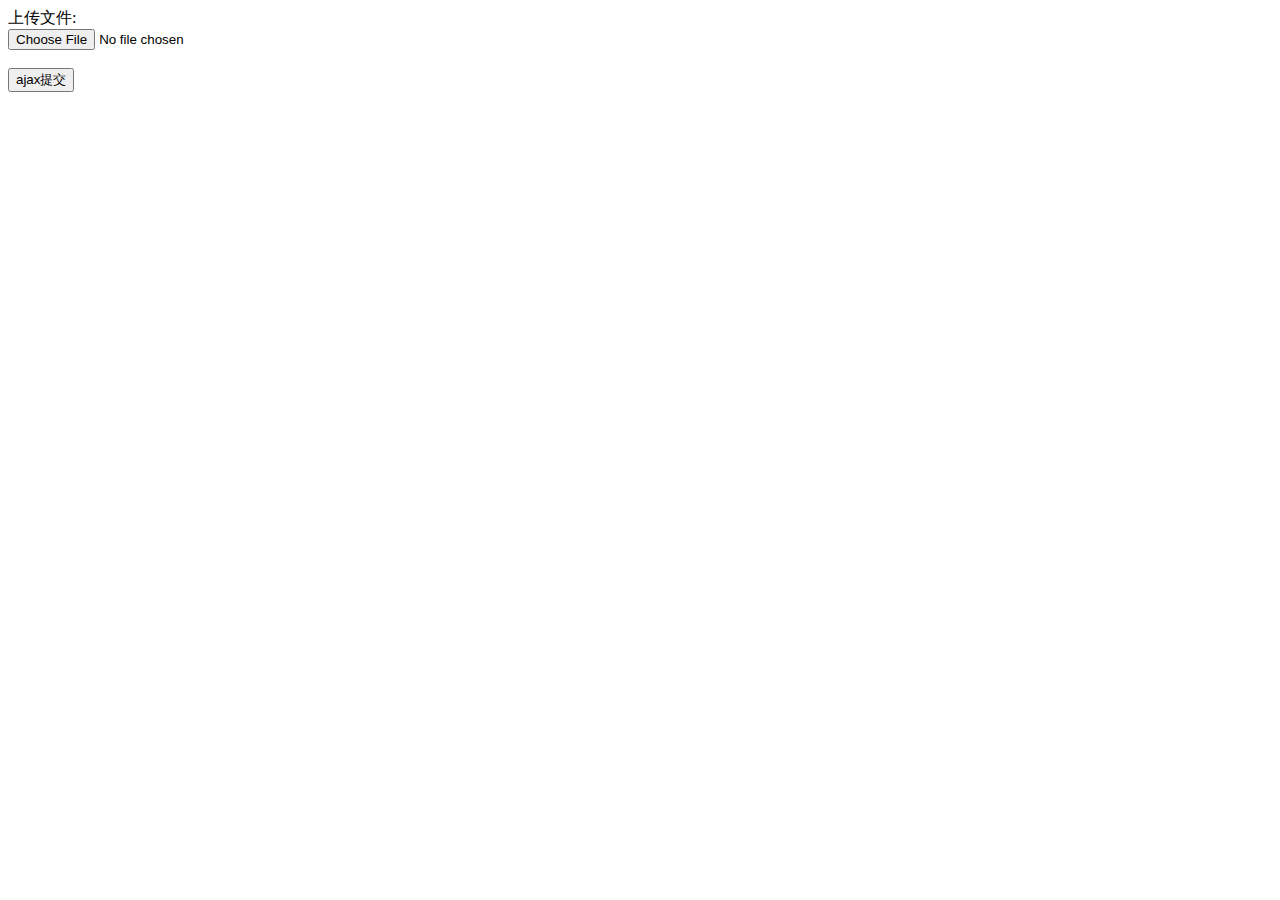
<file: WebContent/excel.html>
<!DOCTYPE html>
<html lang="en">
<head>
    <meta charset="UTF-8">
    <title>Title</title>
    <script src="js/jquery.js"></script>
    <script src="js/bootstrap.min.js"></script>
    <script src="js/pace.min.js"></script>
    <script src="js/wow.min.js"></script>
    <script src="js/jquery.nicescroll.js" type="text/javascript"></script>

    <script src="js/jquery.app.js"></script>

    <script src="assets/datatables/jquery.dataTables.min.js"></script>
    <script src="assets/datatables/dataTables.bootstrap.js"></script>
</head>
<body>
<label>上传文件: </label>

<form enctype="multipart/form-data">
    <input id="upfile" type="file" name="upfile"><br> <br>

    <input type="button" value="ajax提交" id="btn" name="btn">

</form>
</body>

<script>
    $(function () {
        $('#btn').click(function () {
            console.log(1)
            var formData = new FormData();
            console.log(2)
            formData.append('upfile', $('#upfile')[0].files[0]);
            console.log(3)
            $.ajax({
                url: 'importExcel.action',
                type: "post",
                data: formData,
                contentType: false,
                processData: false,
                encType: "multipart/form-data",
                success: function () {
                    console.log(4)
                    alert(msg);
                    $("#upfile").val("");
                }
                ,

                error: function () {
                    console.log(5)
                    alert("导入excel出错！");
                }
            })
        })
    })


</script>
</html>
</file>
<file: WebContent/assets/morris/morris.css>
.morris-hover{position:absolute;z-index:1000;}.morris-hover.morris-default-style{border-radius:10px;padding:6px;color:#666;background:rgba(255, 255, 255, 0.8);border:solid 2px rgba(230, 230, 230, 0.8);font-family:sans-serif;font-size:12px;text-align:center;}.morris-hover.morris-default-style .morris-hover-row-label{font-weight:bold;margin:0.25em 0;}
.morris-hover.morris-default-style .morris-hover-point{white-space:nowrap;margin:0.1em 0;}
</file>
<file: WebContent/css/helper.css>
/* Animation / Shadow / Radius */

.log-in-detail a,
.icon-list div:hover,
.widget-style-1 i,
.profile-widget,
.portlet,
.ionicon-list i {
    -webkit-transition: all 220ms ease-in-out;
    -moz-transition: all 220ms ease-in-out;
    -o-transition: all 220ms ease-in-out;
    transition: all 220ms ease-in-out;
}
.bx-s {
    -webkit-box-shadow: 0 0px 8px 0 rgba(0,0,0,0.06),0 1px 0px 0 rgba(0,0,0,0.02);
  -moz-box-shadow: 0 0px 8px 0 rgba(0,0,0,0.06),0 1px 0px 0 rgba(0,0,0,0.02);
  box-shadow: 0 0px 8px 0 rgba(0,0,0,0.06),0 1px 0px 0 rgba(0,0,0,0.02);
}
.br-radius,
.tiles,
.tile-stats,
.portlet {
    -webkit-border-radius: 5px;
    -moz-border-radius: 5px;
    border-radius: 5px;
}
/* Padding - Margin */

.p-0 {
    padding: 0px !important;
}
.p-t-0 {
    padding-top: 0px !important;
}
.p-t-10 {
    padding-top: 10px !important;
}
.p-b-10 {
    padding-bottom: 10px !important;
}
.m-0 {
    margin: 0px !important;
}
.m-r-5 {
    margin-right: 5px;
}
.m-r-10 {
    margin-right: 10px;
}
.m-r-15 {
    margin-right: 15px;
}
.m-l-10 {
    margin-left: 10px;
}
.m-l-15 {
    margin-left: 15px;
}
.m-t-5 {
    margin-top: 5px !important;
}
.m-t-0 {
    margin-top: 0px;
}
.m-t-10 {
    margin-top: 10px !important;
}
.m-t-15 {
    margin-top: 15px;
}
.m-t-20 {
    margin-top: 0px;
}
.m-t-30 {
    margin-top: 30px !important;
}
.m-t-40 {
    margin-top: 40px !important;
}
.m-b-0 {
    margin-bottom: 0px;
}
.m-b-5 {
    margin-bottom: 5px;
}
.m-b-10 {
    margin-bottom: 10px;
}
.m-b-15 {
    margin-bottom: 15px;
}
.m-b-30 {
    margin-bottom: 30px;
}
/* ---- Width-Sizes ---*/

.w-xs {
    min-width: 80px;
}
.w-sm {
    min-width: 95px;
}
.w-md {
    min-width: 110px;
}
.w-lg {
    min-width: 140px;
}
/* ---- Images-Sizes ---*/

.thumb-sm {
    height: 32px;
    width: 32px;
}
.thumb-sm img {
    height: auto;
    max-width: 100%;
    vertical-align: middle;
}
.thumb-xs {
    height: 24px;
    width: 24px;
}
.thumb-md {
    width: 64px;
    height: 64px;
}
.thumb-lg {
    height: 84px;
    width: 84px;
}
/* Text-sizes */

.text-xs {
    font-size: 12px;
}
.text-sm {
    font-size: 16px;
}
.text-md {
    font-size: 20px;
}
.text-lg {
    font-size: 24px !important;
}
/* Extra */

.m-h-50 {
    min-height: 50px;
}
.l-h-34 {
    line-height: 34px;
}
.font-light {
    font-weight: 300;
}
.wrapper-md {
    padding: 20px;
}
.pull-in {
    margin-left: -15px;
    margin-right: -15px;
}
.b-0 {
    border: none !important;
}
/* Dropcap */

.dropcap {
    font-size: 3.1em;
}
.dropcap,
.dropcap-circle,
.dropcap-square {
    display: block;
    float: left;
    font-weight: 400;
    line-height: 36px;
    margin-right: 6px;
    text-shadow: none;
}

/* Custom Radio/Checkbox */
.cr-styled {
    display: inline-block;
    margin: 0px 2px;
    line-height: 20px;
    font-weight: normal;
    cursor: pointer;
}
.cr-styled i {
    display: inline-block;
    height: 18px;
    width: 18px;
    cursor: pointer;
    vertical-align: middle;
    border: 2px solid #CCC;
    border-radius: 3px;
    text-align: center;
    padding-top: 1px;
    font-family: 'FontAwesome';
    margin-top: -4px;
    margin-right: 3px;
    font-size: 12px;
}
.cr-styled input {
    visibility: hidden;
    display: none;
}
.cr-styled input[type=checkbox]:checked + i:before {
    content: "\f00c";
}
.cr-styled input[type=radio] + i {
    border-radius: 18px;
    font-size: 11px;
    line-height: 13px;
}

.cr-styled input[type=radio]:checked + i:before {
    content: "\f111";
}
.cr-styled input:checked + i {
    border-color: #6e8cd7;
    color: #6e8cd7;
}
/* Icon-list (Used Icon-page only) */

.icon-list div {
    line-height: 40px;
    white-space: nowrap;
    cursor: pointer;
}
.icon-list i {
    display: inline-block;
    width: 40px;
    margin: 0;
    font-size: 14px;
    text-align: center;
    vertical-align: middle;
    -webkit-transition: font-size .2s;
    transition: font-size .2s;
}
.ionicon-list i {
    font-size: 16px;
}
.ionicon-list .col-md-3:hover i,
.icon-list .col-md-3:hover i {
    moz-transform: scale(2);
    -webkit-transform: scale(2);
    -o-transform: scale(2);
    transform: scale(2);
}
/* Grid-structure (Used Grid-page only) */

.grid-structure .grid-container {
    background-color: #e6eaed;
    padding: 10px 20px;
    margin-bottom: 10px;
}
/* Custom Choose-button */

.fileUpload {
    position: relative;
    overflow: hidden;
}
.fileUpload input.upload {
    position: absolute;
    top: 0;
    right: 0;
    margin: 0;
    padding: 0;
    font-size: 20px;
    cursor: pointer;
    opacity: 0;
    filter: alpha(opacity=0);
}


/* Only Mozila */
@-moz-document url-prefix() { 
    
    .cr-styled i {
        padding-top: 0px;
    }
    label {
        font-weight: 600;
    }
}
</file>
<file: WebContent/assets/sweet-alert/sweet-alert.min.css>
.sweet-overlay{background-color:#000;-ms-filter:"progid:DXImageTransform.Microsoft.Alpha(Opacity=40)";background-color:rgba(0,0,0,.4);position:fixed;left:0;right:0;top:0;bottom:0;display:none;z-index:10000}.sweet-alert{background-color:#fff;font-family:'Open Sans','Helvetica Neue',Helvetica,Arial,sans-serif;width:478px;padding:17px;border-radius:5px;text-align:center;position:fixed;left:50%;top:50%;margin-left:-256px;margin-top:-200px;overflow:hidden;display:none;z-index:99999}@media all and (max-width:540px){.sweet-alert{width:auto;margin-left:0;margin-right:0;left:15px;right:15px}}.sweet-alert h2{color:#575757;font-size:30px;text-align:center;font-weight:600;text-transform:none;position:relative;margin:25px 0;padding:0;line-height:40px;display:block}.sweet-alert p{color:#797979;font-size:16px;font-weight:300;position:relative;text-align:inherit;float:none;margin:0;padding:0;line-height:normal}.sweet-alert button{background-color:#AEDEF4;color:#fff;border:none;box-shadow:none;font-size:17px;font-weight:500;-webkit-border-radius:4px;border-radius:5px;padding:10px 32px;margin:26px 5px 0;cursor:pointer}.sweet-alert button:focus{outline:0;box-shadow:0 0 2px rgba(128,179,235,.5),inset 0 0 0 1px rgba(0,0,0,.05)}.sweet-alert button:hover{background-color:#a1d9f2}.sweet-alert button:active{background-color:#81ccee}.sweet-alert button.cancel{background-color:#D0D0D0}.sweet-alert button.cancel:hover{background-color:#c8c8c8}.sweet-alert button.cancel:active{background-color:#b6b6b6}.sweet-alert button.cancel:focus{box-shadow:rgba(197,205,211,.8) 0 0 2px,rgba(0,0,0,.0470588) 0 0 0 1px inset!important}.sweet-alert button::-moz-focus-inner{border:0}.sweet-alert[data-has-cancel-button=false] button{box-shadow:none!important}.sweet-alert[data-has-confirm-button=false][data-has-cancel-button=false]{padding-bottom:40px}.sweet-alert .sa-icon{width:80px;height:80px;border:4px solid gray;-webkit-border-radius:40px;border-radius:50%;margin:20px auto;padding:0;position:relative;box-sizing:content-box}.sweet-alert .sa-icon.sa-error{border-color:#F27474}.sweet-alert .sa-icon.sa-error .sa-x-mark{position:relative;display:block}.sweet-alert .sa-icon.sa-error .sa-line{position:absolute;height:5px;width:47px;background-color:#F27474;display:block;top:37px;border-radius:2px}.sweet-alert .sa-icon.sa-error .sa-line.sa-left{-webkit-transform:rotate(45deg);transform:rotate(45deg);left:17px}.sweet-alert .sa-icon.sa-error .sa-line.sa-right{-webkit-transform:rotate(-45deg);transform:rotate(-45deg);right:16px}.sweet-alert .sa-icon.sa-warning{border-color:#F8BB86}.sweet-alert .sa-icon.sa-warning .sa-body{position:absolute;width:5px;height:47px;left:50%;top:10px;-webkit-border-radius:2px;border-radius:2px;margin-left:-2px;background-color:#F8BB86}.sweet-alert .sa-icon.sa-warning .sa-dot{position:absolute;width:7px;height:7px;-webkit-border-radius:50%;border-radius:50%;margin-left:-3px;left:50%;bottom:10px;background-color:#F8BB86}.sweet-alert .sa-icon.sa-info{border-color:#C9DAE1}.sweet-alert .sa-icon.sa-info::before{content:"";position:absolute;width:5px;height:29px;left:50%;bottom:17px;border-radius:2px;margin-left:-2px;background-color:#C9DAE1}.sweet-alert .sa-icon.sa-info::after{content:"";position:absolute;width:7px;height:7px;border-radius:50%;margin-left:-3px;top:19px;background-color:#C9DAE1}.sweet-alert .sa-icon.sa-success{border-color:#A5DC86}.sweet-alert .sa-icon.sa-success::after,.sweet-alert .sa-icon.sa-success::before{content:'';position:absolute;width:60px;height:120px;background:#fff;-webkit-transform:rotate(45deg);transform:rotate(45deg)}.sweet-alert .sa-icon.sa-success::before{-webkit-border-radius:120px 0 0 120px;border-radius:120px 0 0 120px;top:-7px;left:-33px;-webkit-transform:rotate(-45deg);transform:rotate(-45deg);-webkit-transform-origin:60px 60px;transform-origin:60px 60px}.sweet-alert .sa-icon.sa-success::after{-webkit-border-radius:0 120px 120px 0;border-radius:0 120px 120px 0;top:-11px;left:30px;-webkit-transform:rotate(-45deg);transform:rotate(-45deg);-webkit-transform-origin:0 60px;transform-origin:0 60px}.sweet-alert .sa-icon.sa-success .sa-placeholder{width:80px;height:80px;border:4px solid rgba(165,220,134,.2);-webkit-border-radius:40px;border-radius:50%;box-sizing:content-box;position:absolute;left:-4px;top:-4px;z-index:2}.sweet-alert .sa-icon.sa-success .sa-fix{width:5px;height:90px;background-color:#fff;position:absolute;left:28px;top:8px;z-index:1;-webkit-transform:rotate(-45deg);transform:rotate(-45deg)}.sweet-alert .sa-icon.sa-success .sa-line{height:5px;background-color:#A5DC86;display:block;border-radius:2px;position:absolute;z-index:2}.sweet-alert .sa-icon.sa-success .sa-line.sa-tip{width:25px;left:14px;top:46px;-webkit-transform:rotate(45deg);transform:rotate(45deg)}.sweet-alert .sa-icon.sa-success .sa-line.sa-long{width:47px;right:8px;top:38px;-webkit-transform:rotate(-45deg);transform:rotate(-45deg)}.sweet-alert .sa-icon.sa-custom{background-size:contain;border-radius:0;border:none;background-position:center center;background-repeat:no-repeat}@-webkit-keyframes showSweetAlert{0%{transform:scale(.7);-webkit-transform:scale(.7)}45%{transform:scale(1.05);-webkit-transform:scale(1.05)}80%{transform:scale(.95);-webkit-tranform:scale(.95)}100%{transform:scale(1);-webkit-transform:scale(1)}}@keyframes showSweetAlert{0%{transform:scale(.7);-webkit-transform:scale(.7)}45%{transform:scale(1.05);-webkit-transform:scale(1.05)}80%{transform:scale(.95);-webkit-tranform:scale(.95)}100%{transform:scale(1);-webkit-transform:scale(1)}}@-webkit-keyframes hideSweetAlert{0%{transform:scale(1);-webkit-transform:scale(1)}100%{transform:scale(.5);-webkit-transform:scale(.5)}}@keyframes hideSweetAlert{0%{transform:scale(1);-webkit-transform:scale(1)}100%{transform:scale(.5);-webkit-transform:scale(.5)}}.showSweetAlert{-webkit-animation:showSweetAlert .3s;animation:showSweetAlert .3s}.showSweetAlert[data-animation=none]{-webkit-animation:none;animation:none}.hideSweetAlert{-webkit-animation:hideSweetAlert .2s;animation:hideSweetAlert .2s}.hideSweetAlert[data-animation=none]{-webkit-animation:none;animation:none}@-webkit-keyframes animateSuccessTip{0%,54%{width:0;left:1px;top:19px}70%{width:50px;left:-8px;top:37px}84%{width:17px;left:21px;top:48px}100%{width:25px;left:14px;top:45px}}@keyframes animateSuccessTip{0%,54%{width:0;left:1px;top:19px}70%{width:50px;left:-8px;top:37px}84%{width:17px;left:21px;top:48px}100%{width:25px;left:14px;top:45px}}@-webkit-keyframes animateSuccessLong{0%,65%{width:0;right:46px;top:54px}84%{width:55px;right:0;top:35px}100%{width:47px;right:8px;top:38px}}@keyframes animateSuccessLong{0%,65%{width:0;right:46px;top:54px}84%{width:55px;right:0;top:35px}100%{width:47px;right:8px;top:38px}}@-webkit-keyframes rotatePlaceholder{0%,5%{transform:rotate(-45deg);-webkit-transform:rotate(-45deg)}100%,12%{transform:rotate(-405deg);-webkit-transform:rotate(-405deg)}}@keyframes rotatePlaceholder{0%,5%{transform:rotate(-45deg);-webkit-transform:rotate(-45deg)}100%,12%{transform:rotate(-405deg);-webkit-transform:rotate(-405deg)}}.animateSuccessTip{-webkit-animation:animateSuccessTip .75s;animation:animateSuccessTip .75s}.animateSuccessLong{-webkit-animation:animateSuccessLong .75s;animation:animateSuccessLong .75s}.sa-icon.sa-success.animate::after{-webkit-animation:rotatePlaceholder 4.25s ease-in;animation:rotatePlaceholder 4.25s ease-in}@-webkit-keyframes animateErrorIcon{0%{transform:rotateX(100deg);-webkit-transform:rotateX(100deg);opacity:0}100%{transform:rotateX(0deg);-webkit-transform:rotateX(0deg);opacity:1}}@keyframes animateErrorIcon{0%{transform:rotateX(100deg);-webkit-transform:rotateX(100deg);opacity:0}100%{transform:rotateX(0deg);-webkit-transform:rotateX(0deg);opacity:1}}.animateErrorIcon{-webkit-animation:animateErrorIcon .5s;animation:animateErrorIcon .5s}@-webkit-keyframes animateXMark{0%,50%{transform:scale(.4);-webkit-transform:scale(.4);margin-top:26px;opacity:0}80%{transform:scale(1.15);-webkit-transform:scale(1.15);margin-top:-6px}100%{transform:scale(1);-webkit-transform:scale(1);margin-top:0;opacity:1}}@keyframes animateXMark{0%,50%{transform:scale(.4);-webkit-transform:scale(.4);margin-top:26px;opacity:0}80%{transform:scale(1.15);-webkit-transform:scale(1.15);margin-top:-6px}100%{transform:scale(1);-webkit-transform:scale(1);margin-top:0;opacity:1}}.animateXMark{-webkit-animation:animateXMark .5s;animation:animateXMark .5s}@-webkit-keyframes pulseWarning{0%{border-color:#F8D486}100%{border-color:#F8BB86}}@keyframes pulseWarning{0%{border-color:#F8D486}100%{border-color:#F8BB86}}.pulseWarning{-webkit-animation:pulseWarning .75s infinite alternate;animation:pulseWarning .75s infinite alternate}@-webkit-keyframes pulseWarningIns{0%{background-color:#F8D486}100%{background-color:#F8BB86}}@keyframes pulseWarningIns{0%{background-color:#F8D486}100%{background-color:#F8BB86}}.pulseWarningIns{-webkit-animation:pulseWarningIns .75s infinite alternate;animation:pulseWarningIns .75s infinite alternate}
</file>
<file: WebContent/css/style.css>
/*
Template Name: Velonic Dashboard build with Bootstrap v3.3.6
Template Version: 2.2
Author: CoderThemes
Email: coderthemes@gmail.com
Date: Jan 2015
Last Update: Jan 2016
*/



/* TABLE OF CONTENTS
    1) General
        1.1 Loader
    2) Left Panel
        2.1 Logo
        2.2 Navigation
        2.3 Sub-menu
    3) Top Header
    4) Content Area
    5) Footer
    6) Panel-Tab-Accordions
    7) Portlets
    8) Widgets
    9) Chat / Todo
   10) Calendar
   11) Forms
       11.1 Form wizard
   12) Datatable
   13) Chart
   14) Mail
   15) Maps
   16) Profile
   17) Timeline
   18) Pages (Log-in,Register Etc....)

   ======= Version 1.1 ======
   19) Flot-chart / Rickshaw


   ====== Version 2.0 =====
   - Responsive

*/
@import url(http://fonts.googleapis.com/css?family=Roboto:400,300,500,700);

/******** 1. General ********/
body {
  color: #797979;
  background-color: #f1f4f5;
  font-family: 'Roboto', sans-serif;
  padding: 0px !important;
  margin: 0px !important;
  font-size: 14px;
}
html {
  overflow-x: hidden;
  position: relative;
  min-height: 100%;
}


/* 1.1 Loader */
.pace {
  -webkit-pointer-events: none;
  pointer-events: none;
  -webkit-user-select: none;
  -moz-user-select: none;
  user-select: none;
}

.pace-inactive {
  display: none;
}

.pace .pace-progress {
  background: #3f51b5;
  position: fixed;
  z-index: 2000;
  top: 0;
  right: 100%;
  width: 100%;
  height: 3px;
}

.pace .pace-progress-inner {
  display: block;
  position: absolute;
  right: 0px;
  width: 100px;
  height: 100%;
  box-shadow: 0 0 10px #3f51b5, 0 0 5px #3f51b5;
  opacity: 1.0;
  -webkit-transform: rotate(3deg) translate(0px, -4px);
  -moz-transform: rotate(3deg) translate(0px, -4px);
  -ms-transform: rotate(3deg) translate(0px, -4px);
  -o-transform: rotate(3deg) translate(0px, -4px);
  transform: rotate(3deg) translate(0px, -4px);
}

.pace .pace-activity {
  display: block;
  position: fixed;
  z-index: 2000;
  top: 80px;
  right: 30px;
  width: 30px;
  height: 30px;
  border: solid 2px transparent;
  border-top-color: #3f51b5;
  border-left-color: #3f51b5;
  border-radius: 50px;
  -webkit-animation: pace-spinner 400ms linear infinite;
  -moz-animation: pace-spinner 400ms linear infinite;
  -ms-animation: pace-spinner 400ms linear infinite;
  -o-animation: pace-spinner 400ms linear infinite;
  animation: pace-spinner 400ms linear infinite;
}

@-webkit-keyframes pace-spinner {
  0% { -webkit-transform: rotate(0deg); transform: rotate(0deg); }
  100% { -webkit-transform: rotate(360deg); transform: rotate(360deg); }
}
@-moz-keyframes pace-spinner {
  0% { -moz-transform: rotate(0deg); transform: rotate(0deg); }
  100% { -moz-transform: rotate(360deg); transform: rotate(360deg); }
}
@-o-keyframes pace-spinner {
  0% { -o-transform: rotate(0deg); transform: rotate(0deg); }
  100% { -o-transform: rotate(360deg); transform: rotate(360deg); }
}
@-ms-keyframes pace-spinner {
  0% { -ms-transform: rotate(0deg); transform: rotate(0deg); }
  100% { -ms-transform: rotate(360deg); transform: rotate(360deg); }
}
@keyframes pace-spinner {
  0% { transform: rotate(0deg); transform: rotate(0deg); }
  100% { transform: rotate(360deg); transform: rotate(360deg); }
}


/******** 2. Left Panel (aside navigation) ********/
aside.left-panel {
  background-color: #2f353f;
  box-shadow: 7px 60px 12px rgba(0, 0, 0, 0.15);
  width: 250px;
  position: fixed;
  height: 100%;
  top: 0px;
  left: 0px;
}

aside.left-panel.collapsed {
  overflow: visible !important;
  position: absolute;
  bottom: 0px;
}
    
aside.left-panel.lg {
  width: 250px;
}

aside.left-panel.lg + .content {
  margin-left: 250px;
}
    
/***** 2.1 LOGO *****/
.logo {
  text-align: center;
  background-color: #ffffff;
  padding: 13px 10px;
}

.logo-expanded {
  font-size: 20px;
  letter-spacing: .05em;
  color: #2f353f !important;
  font-weight: 700;
  text-transform: uppercase;
}
.logo-expanded i {
  font-size: 24px;
  vertical-align: middle;
}

/******** 2.2 Navigation *******/

.navigation {
  margin: 50px 0px 20px;
}

.navigation > ul > li {
  position: relative;
}

.navigation > ul > li.active.has-submenu:after,
.navigation > ul > li.has-submenu:hover:after {
  color: #fff;
}

.navigation > ul > li > a {
  display: block;
  padding: 12px 25px;
  color: #838F9A;
  font-size: 15px;
  text-decoration: none;
  transition: all 0.4s;
  -moz-transition: all 0.4s;
  -webkit-transition: all 0.4s;
  -o-transition: all 0.4s;
  font-weight: 400;
  outline: none !important;
}
.navigation > ul > li > a .badge {
  margin-top: 5px;
  float: right;
}
aside.left-panel.collapsed .navigation > ul > li > a .badge {
  display: none;
}

.navigation > ul > li > a:hover {
  color: #fff;
}

.navigation > ul > li:hover > a,
.navigation > ul > li.active:hover > a,
.navigation > ul > li.active > a{
  color: #fff;
  background: #2A303A;
}

.navigation ul li a i {
  margin-right: 6px;
  font-size: 18px;
  width: 25px;
  float: left;
}

.navigation ul li a .nav-label {
  vertical-align: middle;
}

.collapsed .navigation ul li a i {
  float: none;
}


/*** 2.3 Sub Menu ***/
.navigation ul li ul {
  display: none;
  background-color: #272c35;
  padding-bottom: 10px;
}

aside:not(.collapsed) .navigation ul li.active ul {
  display: block;
}

.navigation ul li ul li a {
  padding: 8px 25px 8px 55px;
  color: #838F9A;
  text-decoration: none;
  white-space: nowrap;
  transition: all 0.2s;
  -moz-transition: all 0.2s;
  -webkit-transition: all 0.2s;
  -o-transition: all 0.2s;
  font-size: 14px;
  text-align: left;
  display: block;
  outline: none !important;
}

.navigation ul li ul li a:hover {
  color: #ddd;
}

.navigation ul li ul li.active a {
  color: #eeeeee !important;
}


/******************** 3.Top Header ****************/
    
header {
  background-color: #ffffff;
  box-shadow: 0 0px 8px 0 rgba(0,0,0,0.06),0 1px 0px 0 rgba(0,0,0,0.02);
}
header .navbar-default .navbar-nav>li>a {
  background-color: transparent;
  line-height: 30px;
}
 .navbar-default .navbar-nav>.open>a,  .navbar-default .navbar-nav>.open>a:focus,  .navbar-default .navbar-nav>.open>a:hover {
  background-color: rgba(241, 244, 245, 0.85);
}
.navbar-toggle {
  margin: 12px 20px 8px 0px;
  display: block;
  padding-left: 0px;
}

.navbar-toggle .icon-bar {
  background-color: #b3b3be;
}

.app-search {
  position: relative;
  margin-top: 12px;
  margin-bottom: 8px;
  margin-right: 15px;
}
.app-search a {
  position: absolute;
  top: 8px;
  right: 15px;
  color: #c4c4cd;
}

.app-search .form-control,
.app-search .form-control:focus {
  border: none;
  font-size: 13px;
  color: inherit;
  padding-left: 20px;
  background: rgba(237, 241, 242, 0.5);
  box-shadow: none;
  border-radius: 34px;
  margin-top: 1px;
}
.app-search .form-control:focus {
  background: rgba(237, 241, 242, 0.8);
}




.dropdown .extended {
  width: 280px;
  padding: 0;
  margin-left: -1px;
  z-index: 3;
  -webkit-box-shadow: 0 2px 6px rgba(0,0,0,0.1);
  box-shadow: 0 2px 6px rgba(0,0,0,0.1);
  border: none;
  max-height: 330px;
  margin-top: 4px;
}

.dropdown .extended li {
  border-bottom: 1px solid #F3F5F6;
  line-height: 20px;
}

.dropdown .extended li a {
  padding: 10px 20px !important;
}

.dropdown .extended i {
  float: left;
  width: 38px;
  margin-right: 10px;
  text-align: center;
  margin-top: 5px;
  font-size: 22px;
}

.dropdown .extended p {
  font-weight: 600;
  padding: 10px 15px 11px 15px;
  margin-bottom: 0px;
}
.dropdown .extended p a {
  padding: 0px !important;
  text-align: right !important;
}

.dropdown .pro-menu i{
  margin-right: 5px;
}
.dropdown .pro-menu a {
  padding: 6px 20px !important;
}

.Leftmenu-trigger {
  cursor: pointer;
  font-size: 16px;
  line-height: 64px;
  padding: 0px 15px 0px 7px;
}

.badge.up {
  position: relative;
  top: -12px;
  padding: 3px 6px;
  margin-left: -13px;
}

.top-menu li {
  padding: 0px !important;
}

.top-menu li >a {
  color: inherit;
    text-align: center;
    padding: 14px 15px;
    font-size: 16px;
    display: block;
}

.top-menu li >a:hover,.top-menu li >a:focus,.top-menu li >a:active {
  background-color: transparent;
}

.top-menu .dropdown-menu li {
  width: 100%;
  text-align: left !important;
}

.top-menu .dropdown-menu li a ,.top-menu .dropdown-menu .media-body{
  color: inherit;
  font-size: 14px;
  text-align: left;
  text-overflow: ellipsis;
  white-space: nowrap;
  display: block;
  width: 100%;
  overflow: hidden;
}

.top-menu .dropdown-menu .media-body {
  width: 70%;
}
.username {
  font-size: 14px;
  vertical-align: middle;
  margin-left: 3px;
}

.header-noti li a {
  font-size: 14px;
}


/***************** 4.Content Area (right) ****************/

.content {
  margin-left: 250px;
}

.content > .container-fluid {
  padding-left: 20px;
  padding-right: 20px;
}

.wraper {
  padding-top: 20px;
  min-height: 550px;
  padding-bottom: 70px;
}
.page-title {
  padding: 0px 0px 20px;
}
.page-title h3 {
  margin: 0px;
  font-size: 20px;
}

.collapsed + .content .footer{
  left: 75px;
}

/***************** 5.Footer ****************/
.footer {
  color: #58666e;
  position: absolute;
  left: 250px;
  right: 0px;
  bottom: 0px;
  padding: 20px 30px;
  background-color: #f9f9f9;
  border-top: 1px solid rgba(0, 0, 0, 0.05);
}

/***************** 6.Panel-Tab-Accordions ****************/
.nav.nav-tabs+.tab-content,.tabs-vertical-env .tab-content {
  background: #FFF;
  padding: 30px;
  margin-bottom: 30px;
}

.nav.nav-tabs>li.active>a,.tabs-vertical-env .nav.tabs-vertical li.active>a {
  border: 0;
  background-color: #fff;
  border-top: 2px solid #D8D6D6;
}

.nav.nav-tabs>li>a {
  border: none;
  background-color: #eee;
  margin-right: 5px;
  padding-left: 20px;
  padding-right: 20px;
  cursor: pointer;
  border-radius: 0;
  border-top: 2px solid #eee;
}

.nav.nav-tabs>li:last-of-type a {
  margin-right: 0px;
}

.nav.nav-tabs {
  border-bottom: 0;
}

.nav-tabs.nav-justified>.active>a, .nav-tabs.nav-justified>.active>a:hover, .nav-tabs.nav-justified>.active>a:focus ,.tabs-vertical-env .nav.tabs-vertical li.active>a {
  border: none;
  border-top: 2px solid #D8D6D6;
}

.tabs-vertical-env {
  margin-bottom: 30px;
}

.tabs-vertical-env .nav.tabs-vertical {
  min-width: 120px;
  width: 150px;
}

.tabs-vertical-env .nav.tabs-vertical, .tabs-vertical-env .tab-content {
  display: table-cell;
  vertical-align: top;
}

.panel-group .panel .panel-heading a[data-toggle=collapse].collapsed:before, .panel-group .panel .panel-heading .accordion-toggle.collapsed:before {
  content: '\f067';
}

.panel-group .panel .panel-heading a[data-toggle=collapse]:before, .panel-group .panel .panel-heading .accordion-toggle:before {
  float: right;
  display: block;
  content: '\f068';
  font-family: 'FontAwesome';
  font-size: 14px;
  width: 25px;
  text-align: right;
}

.panel-group .panel .panel-heading a[data-toggle=collapse], .panel-group .panel .panel-heading .accordion-toggle {
  display: block;
}

.tabs-vertical-env .nav.tabs-vertical li>a {
  background-color: #eee;
  margin-bottom: 5px;
  text-align: center;
  white-space: nowrap;
}

.panel-group .panel .panel-heading+.panel-collapse .panel-body {
  border-top: 1px solid #DDDDDD;
  margin-top: 15px;
}

.panel-group.panel-group-joined .panel+.panel, .panel-group-joined .panel-group .panel+.panel {
  margin-top: 0;
  border-top: 1px solid #ddd;
}

.table>thead>tr>td.middle-align, .table>tbody>tr>td.middle-align, .table>tfood>tr>td.middle-align, .table>thead>tr>th.middle-align, .table>tbody>tr>th.middle-align, .table>tfood>tr>th.middle-align {
  vertical-align: middle;
}
/* Modal-use */
.modal-content .nav.nav-tabs+.tab-content, .tabs-vertical-env .tab-content, .modal-content .panel-group {
  margin-bottom: 0px;
}

.modal-content .panel {
  border-top: none;
}


/***************** 7.Portlets ****************/
.portlet {
  margin-bottom: 20px;
  background: #fff;
  transition: all 0.4s;
  -moz-transition: all 0.4s;
  -webkit-transition: all 0.4s;
  -o-transition: all 0.4s;
  box-shadow: 0 0px 8px 0 rgba(0,0,0,0.06),0 1px 0px 0 rgba(0,0,0,0.02);
}

.portlet .portlet-heading {
  padding: 20px 30px;
  line-height: 38px;
  min-height: 39px;
  border-radius: 3px;
  color: #fff;
}

.portlet .portlet-heading .portlet-title {
  float: left;
  font-size: 16px;
  font-weight: 600;
  margin-bottom: 0;
  margin-top: 0;
}

.portlet .portlet-heading .portlet-widgets {
  position: relative;
  text-align: right;
  float: right;
  padding-left: 15px;
  display: inline-block;
  font-size: 15px;
  line-height: 0px;
}

.portlet .portlet-body {
  background: #fff;
  padding: 15px;
  -webkit-border-bottom-right-radius: 5px;
  -webkit-border-bottom-left-radius: 5px;
  -moz-border-radius-bottomright: 5px;
  -moz-border-radius-bottomleft: 5px;
  border-bottom-right-radius: 5px;
  border-bottom-left-radius: 5px;
}

.portlet .portlet-heading .portlet-widgets .divider {
  margin: 0 5px;
}

.portlet .portlet-heading.bg-purple a, .portlet .portlet-heading.bg-info a, .portlet .portlet-heading.bg-success a, .portlet .portlet-heading.bg-primary a, .portlet .portlet-heading.bg-danger a, .portlet .portlet-heading.bg-warning a, .portlet .portlet-heading.bg-inverse a,.portlet .portlet-heading.bg-pink a {
  color: #fff;
}

.portlet .portlet-heading a {
  color: #999;
}

.panel-disabled {
  position: absolute;
  cursor: wait;
  border-radius: 3px;
  left: 10px;
  right: 10px;
  top: 0;
  bottom: 20px;
  background: rgba(47, 53, 63, 0.22);
}

.loader-1 {
  width: 30px;
  height: 30px;
  background-color: #2f353f;
  -webkit-animation: sk-rotateplane 1.2s infinite ease-in-out;
  animation: sk-rotateplane 1.2s infinite ease-in-out;
  position: absolute;
  left: 50%;
  top: 50%;
  margin-left: -15px;
  margin-top: -15px;
}

@-webkit-keyframes sk-rotateplane {
  0% { -webkit-transform: perspective(120px) }
  50% { -webkit-transform: perspective(120px) rotateY(180deg) }
  100% { -webkit-transform: perspective(120px) rotateY(180deg)  rotateX(180deg) }
}

@keyframes sk-rotateplane {
  0% { 
    transform: perspective(120px) rotateX(0deg) rotateY(0deg);
    -webkit-transform: perspective(120px) rotateX(0deg) rotateY(0deg) 
  } 50% { 
    transform: perspective(120px) rotateX(-180.1deg) rotateY(0deg);
    -webkit-transform: perspective(120px) rotateX(-180.1deg) rotateY(0deg) 
  } 100% { 
    transform: perspective(120px) rotateX(-180deg) rotateY(-179.9deg);
    -webkit-transform: perspective(120px) rotateX(-180deg) rotateY(-179.9deg);
  }
}
/***************** 8.Widget  ****************/
.widget-panel {
  padding: 40px 20px;
  border-radius: 4px;
  position: relative;
  margin-bottom: 20px;
  box-shadow: 0 0px 8px 0 rgba(0,0,0,0.06),0 1px 0px 0 rgba(0,0,0,0.02);
}

.widget-style-1 i {
  position: absolute;
  font-size: 6rem;
  right: 0;
  bottom: 1rem;
  color: #edf0f0;
}
.widget-style-1 h2 {
  font-weight: 600;
  font-size: 32px;
}

.widget-style-1:hover i {
  -moz-transform: scale(1.5);
  -webkit-transform: scale(1.5);
  -o-transform: scale(1.5);
  transform: scale(1.5);
}
.widget-style-2 {
  padding-left: 30px;
}
.widget-style-2 i {
  font-size: 48px;
  float: right;
  padding: 35px 35px 29px;
  margin-top: -40px;
  margin-right: -20px;
}
.widget-style-2 h2 {
  font-weight: 600;
  font-size: 28px;
}

.profile-widget {
  background: #ffffff;
  margin-bottom: 20px;
}

.bg-profile {
  height: 100px;
}

.profile-widget .img-thumbnail {
  margin-top: -42px;
  border: none;
}

.widget-list {
  padding: 10px;
  margin-top: 20px;
  margin-left: 0px;
  padding-bottom: 30px;
}

.widget-list span {
  display: block;
  font-weight: bold;
  font-size: 18px;
}

.tile-stats {
  padding: 20px 0px 0px 0px;
  position: relative;
  min-height: 128px;
  overflow: hidden;
  margin-bottom: 20px;
}

.tile-stats .status {
  margin-top: 0px;
  padding: 0px 20px 10px 20px;
}

.status-ab {
  position: absolute;
  right: 0;
}

.mini-stat {
  background: #fff;
  padding: 20px;
  -webkit-border-radius: 3px;
  -moz-border-radius: 3px;
  border-radius: 3px;
  margin-bottom: 20px;
}

.mini-stat-icon {
  width: 60px;
  height: 60px;
  display: inline-block;
  line-height: 60px;
  text-align: center;
  font-size: 30px;
  -webkit-border-radius: 100%;
  -moz-border-radius: 100%;
  border-radius: 100%;
  float: left;
  margin-right: 10px;
  color: #fff;
}

.mini-stat-info {
  font-size: 12px;
  padding-top: 2px;
}

.mini-stat-info span {
  display: block;
  font-size: 24px;
  font-weight: 600;
}


/************* 9.Chat / Todo **********/
#todo-message {
  font-size: 16px;
}

.conversation-list {
  list-style: none;
  padding: 0px 20px;
  max-height: 350px;
}

.conversation-list li {
  margin-bottom: 24px;
}

.conversation-list .chat-avatar {
  width: 40px;
  display: inline-block;
  text-align: center;
  float: left;
}

.conversation-list .chat-avatar img {
  width: 100%;
  border-radius: 100%;
}

.conversation-list .chat-avatar i {
  font-size: 12px;
  font-style: normal;
}

.conversation-list .ctext-wrap i {
  display: block;
  font-style: normal;
  font-weight: bold;
  position: relative;
  font-size: 12px;
  color: #1a2942;
}

.conversation-list .conversation-text {
  display: inline-block;
  font-size: 12px;
  float: left;
  margin-left: 12px;
  width: 70%;
}

.conversation-list .ctext-wrap {
  padding: 10px;
  background: #f5f5f5;
  -webkit-border-radius: 3px;
  -moz-border-radius: 3px;
  border-radius: 3px;
  position: relative;
  display: inline-block;
}

.conversation-list .ctext-wrap p {
  margin: 0px;
  padding-top: 3px;
}

.conversation-list .ctext-wrap:after {
  right: 100%;
  top: 20%;
  border: solid transparent;
  content: " ";
  height: 0;
  width: 0;
  position: absolute;
  pointer-events: none;
  border-color: rgba(213,242,239,0);
  border-right-color: #f5f5f5;
  border-width: 5px;
  margin-top: -5px;
}

.conversation-list .odd .chat-avatar {
  float: right !important;
}

.conversation-list .odd .conversation-text {
  width: 70% !important;
  margin-right: 12px;
  text-align: right;
  float: right !important;
}

.conversation-list .odd .ctext-wrap {
  background: #e8e9ec !important;
}

.conversation-list .odd .ctext-wrap i {
  color: #acacac;
}

.conversation-list .odd .ctext-wrap:after {
  left: 100% !important;
  top: 20% !important;
  border-color: rgba(238,238,242,0)!important;
  border-left-color: #e8e9ec !important;
}

.chat-send {
  padding-left: 0px;
  padding-right: 30px;
}

.chat-send button {
  width: 100%;
}

.chat-inputbar {
  padding-left: 30px;
}
/****ToDo List****/
.todoapp {
  padding: 10px 30px 20px 30px !important;
}
.todo-list li{
  border:0px;
  margin:0px;
  border-radius:0px;
  border-bottom:1px solid #eee;
  padding-left: 0px !important;
  padding-right: 0px !important;
}
.todo-list li:last-of-type {
  border-bottom: none;
}

.todo-send {
  padding-left: 0px;
}
/************* 10.Calendar **********/
.calendar {
  margin-bottom: 0px;
  float: left;
}

.fc-toolbar {
  margin-bottom: 5px;
}

.fc-toolbar h2 {
  font-size: 18px;
  font-weight: 600;
  text-transform: uppercase;
  line-height: 30px;
}

.fc-day {
  background: #FFF;
}

.fc-toolbar .fc-state-active,
.fc-toolbar .ui-state-active,
.fc-toolbar button:focus,
.fc-toolbar button:hover,
.fc-toolbar .ui-state-hover {
  z-index: 0;
}

.fc-widget-header,
.fc-widget-content {
  border: 1px solid #D5D5D5;
}

.fc th.fc-widget-header {
  background: #ddd;
  font-size: 14px;
  text-transform: uppercase;
  line-height: 20px;
  padding: 10px 0px;
}

.fc-button {
  border: 1px solid #D5D5D5;
  background: #FFF;
  color: #555;
  text-transform: capitalize;
}

.fc-text-arrow,
.fc-text-arrow {
  font-family: arial;
  font-size: 16px;
}

.fc-state-hover {
  background: #F5F5F5;
}

.fc-state-highlight,
.fc-cell-overlay {
  background: #F0F0F0;
}

.fc-unthemed .fc-today {
  background: #fff;
}

.fc-event {
  font-size: 13px;
  padding: 5px 5px;
  text-align: center;
  margin-bottom: 5px;
  background: #1a2942;
  border: none;
  border-radius: 2px;
  cursor: move;
}

#external-events .fc-event {
  background: #3f51b5;
}

.new-event-form {
  margin-bottom: 20px;
}

.fc-ltr .fc-basic-view .fc-day-number {
  padding: 5px 6px;
}


/************* 11.Forms **********/
/* Form-validation */
.error {
  color: #ff0000;
}
/* Datapicker */
.datepicker {
  border: 1px solid #ddd;
}
/* Multiple Select */
.search-input {
  margin-bottom: 10px;
}

.ms-selectable {
  outline: none !important;
  box-shadow: none;
}

.ms-container .ms-list.ms-focus {
  box-shadow: none;
}

.ms-container .ms-selectable li.ms-hover, .ms-container .ms-selection li.ms-hover {
  background-color: #3f51b5;
}
/* spinner */
.spinner-buttons.btn-group-vertical .btn {
  height: 17px;
  margin: 0;
  padding-left: 6px;
  padding-right: 6px;
  text-align: center;
  width: 22px;
}

.spinner-buttons.btn-group-vertical .btn i {
  margin-top: -3px;
  line-height: 10px;
}

.spinner-buttons.btn-group-vertical .btn:first-child {
  border-radius: 0 4px 0 0 !important;
  -webkit-border-radius: 0 4px 0 0 !important;
}

.spinner-buttons.btn-group-vertical .btn:last-child {
  border-radius: 0 0 4px !important;
  -webkit-border-radius: 0 0 4px !important;
}

/* summernote */
.note-editor .note-toolbar {
  background-color: #f3f3f3;
  border-bottom: 1px solid #dfdfdf;
  margin: 0;
}

.note-editor {
  position: relative;
  border: 1px solid #dfdfdf;
}

.note-editor .note-statusbar {
  background-color: #fff;
}

.note-editor .note-statusbar .note-resizebar {
  height: 15px;
  border-top: 1px solid #dfdfdf;
  padding-top: 3px;
}

.note-popover .popover .popover-content, .note-toolbar {
  padding: 5px 0 10px 5px;
}

/* Code Editer */
.code-edit-wrap {
  padding-top: 0px !important;
  margin-left: -30px;
  margin-bottom: -20px;
  margin-right: -30px;
}

.cm-s-ambiance .CodeMirror-linenumber {
  color: #999;
}
/*------------------
    11.1 form wizard
------------------*/

.wizard > .content {
  background: #fff;
  min-height: 240px;
}

.wizard > .content > .body {
  padding: 0px;
}

.wizard > .content > .body input {
  border: 1px solid #eeeeee;
}

.wizard > .content > .body ul > li {
  display: block;
}

.wizard > .steps .number {
  display: inline-block;
  line-height: 30px;
  border-radius: 50%;
  margin-right: 10px;
}

.wizard > .steps .disabled a, .wizard > .steps .disabled a:hover, .wizard > .steps .disabled a:active {
  background: #f2f2f2;
  color: #323232;
  cursor: default;
}

.wizard > .steps a, .wizard > .steps a:hover, .wizard > .steps a:active, .wizard > .content {
  border-radius: 2px;
}

.wizard > .steps .current a,
.wizard > .steps .current a:hover,
.wizard > .steps .current a:active {
  background: #3f51b5;
}

.wizard > .steps .current a .number,
.wizard > .steps .current a:hover .number,
.wizard > .steps .current a:active .number {
  background: transparent;
  color: #ffffff;
}

.wizard > .steps .done a, .wizard > .steps .done a:hover, .wizard > .steps .done a:active {
  background: #1a2942;
}

.wizard > .content > .body label.error {
  margin-left: 0;
  color: #e55957;
}

.wizard > .actions {
  margin-bottom: 30px;
}

.wizard > .actions a, .wizard > .actions a:hover, .wizard > .actions a:active {
  background: #3f51b5;
  color: #fff;
  border-radius: 2px;
}

.wizard > .actions .disabled a, .wizard > .actions .disabled a:hover, .wizard > .actions .disabled a:active {
  background: #e2e2e2;
  color: #323232;
}

.wizard > .content > .body label {
  display: inline-block;
  margin-top: 10px;
}

.wizard > .content > .body ul > li {
  display: block;
  line-height: 30px;
}
/* Datapiker */
.datepicker table tr td.active, .datepicker table tr td.active:hover, .datepicker table tr td.active.disabled, .datepicker table tr td.active.disabled:hover {
  box-shadow: none;
  background-color: #1a2942 !important;
  background-image: none;
}

/************* 12.Datatable **********/
#datatable td {
  font-weight: normal;
}

div.dataTables_paginate ul.pagination {
  margin-top: 30px;
}

div.dataTables_info {
  padding-top: 38px;
}
/* Responsive Table */
table.focus-on tbody tr.focused th, table.focus-on tbody tr.focused td {
    background-color: #3f51b5;
  color: #ffffff;
}
.table-rep-plugin tbody th {
  font-weight: normal;
  font-size: 14px;
}
/* Editable Table */
.modal-block {
  background: transparent;
  padding: 0;
  text-align: left;
  max-width: 600px;
  margin: 40px auto;
  position: relative;
}
#datatable-editable .actions a {
  padding: 5px;
}
#datatable-editable .form-control {
  background-color: #ffffff;
  width: 100%;
}
#datatable-editable .fa-trash-o ,#datatable-editable .fa-times{
  color: #ef5350;
}
#datatable-editable .fa-pencil {
  color: #29b6f6;
}
#datatable-editable .fa-save {
  color: #33b86c;
}


/************* 13.Chart **********/
/* Sparkline-Chart */
.jqstooltip {
  -webkit-box-sizing: content-box;
  -moz-box-sizing: content-box;
  box-sizing: content-box;
}
/** EASY PIE CHART **/
.chart {
  position: relative;
  display: inline-block;
  width: 110px;
  height: 110px;
  margin-top: 20px;
  margin-bottom: 20px;
  text-align: center;
}

.chart.chart-widget-pie {
  margin-top: 5px;
  margin-bottom: 5px;
}

.chart canvas {
  position: absolute;
  top: 0;
  left: 0;
}

.percent {
  display: inline-block;
  line-height: 110px;
  z-index: 2;
}

.percent:after {
  content: '%';
  margin-left: 0.1em;
  font-size: .8em;
}
/** Morris chart **/
.morris-hover.morris-default-style {
  border-radius: 5px;
  padding: 10px 12px;
  background: #ffffff;
  border: 1px solid rgba(51, 59, 77, 0.29);
  color: #333b4d !important;
}
/** Flot chart **/
#flotTip {
  padding: 8px 12px;
  background-color: #36404a !important;
  z-index: 100;
  color: #ffffff;
  opacity: 0.9;
  font-size: 13px;
  -webkit-border-radius: 3px;
  -moz-border-radius: 3px;
  border-radius: 3px;
}

/************* 14.Mail **********/
    
.mails .mail-rateing {
  color: #9d9ea5;
  width: 1%;
}

.mails .mail-select {
  width: 1%;
}

.mails .label {
  margin-right: 10px;
}

.mail-list i {
  width: 20px;
  text-align: center;
}


/************* 15.Maps **********/
.gmaps,
.gmaps-panaroma {
  height: 300px;
  background: #1a2942;
  border-radius: 3px;
}

.gmaps-overlay {
  display: block;
  text-align: center;
  color: #fff;
  font-size: 16px;
  line-height: 40px;
  background: #1a2942;
  border-radius: 4px;
  padding: 10px 20px;
}

.gmaps-overlay_arrow {
  left: 50%;
  margin-left: -16px;
  width: 0;
  height: 0;
  position: absolute;
}

.gmaps-overlay_arrow.above {
  bottom: -15px;
  border-left: 16px solid transparent;
  border-right: 16px solid transparent;
  border-top: 16px solid #1a2942;
}

.gmaps-overlay_arrow.below {
  top: -15px;
  border-left: 16px solid transparent;
  border-right: 16px solid transparent;
  border-bottom: 16px solid #1a2942;
}

.vmap-space {
  width: 100%;
  height: 350px;
}

.jvectormap-zoomin, .jvectormap-zoomout,
.jqvmap-zoomin, .jqvmap-zoomout {
  border: 1px solid #eaeaea;
  background: #fff;
  border-radius: 0;
  color: #545454;
  width: 28px;
  height: 28px;
  line-height: 20px;
  text-align: center;
  cursor: pointer;
}

.jvectormap-zoomin:hover, .jvectormap-zoomout:hover,
.jqvmap-zoomin:hover, .jqvmap-zoomout:hover {
  background: #eaeaea;
}

.jvectormap-zoomin, .jqvmap-zoomin {
  position: absolute;
  top: 0px;
}

.jvectormap-zoomout, .jqvmap-zoomout {
  position: absolute;
  top: 27px;
}


/************* 16.Profile **********/
.uprofile-image img {
  height: 100px;
  width: 100px;
}

ul.social-icons {
  padding: 0;
  margin-left: 0;
}

ul.social-icons li {
  list-style: none;
  display: inline-block;
  margin-left: 5px;
}

ul.social-icons li:first-child {
  margin-left: 0px;
}

ul.social-icons li a {
  display: inline-block;
  margin: 0;
  width: 36px;
  height: 36px;
  -webkit-border-radius: 50%;
  -moz-border-radius: 50%;
  border-radius: 50%;
  text-decoration: none;
  text-align: center;
  transition: all 0.17s ease-in-out;
  -moz-transition: all 0.17s ease-in-out;
  -webkit-transition: all 0.17s ease-in-out;
  -o-transition: all 0.17s ease-in-out;
}

ul.social-icons li a.facebook {
  background: #3e5ea2;
}

ul.social-icons li a.twitter {
  background: #2eb0e3;
}

ul.social-icons li a.github {
  background: #fff;
}

ul.social-icons li a.pinterest {
  background: #f43a2c;
}

ul.social-icons li a.google {
  background: #da5f2e;
}

ul.social-icons li a.youtube {
  background: #df2826;
}

ul.social-icons li a.linkedin {
  background: #107cb7;
}

ul.social-icons li a:hover {
  opacity: 0.8;
}

ul.social-icons li a i {
  color: #fff;
  font-size: 15px;
  line-height: 36px;
  transition: all 0.17s ease-in-out;
  -moz-transition: all 0.17s ease-in-out;
  -webkit-transition: all 0.17s ease-in-out;
  -o-transition: all 0.17s ease-in-out;
}


/************* 17.Timeline **********/
/* Timeline */
.timeline {
  position: relative;
  padding: 20px 0 20px;
  list-style: none;
  text-align: right;
}

.timeline:before {
  content: " ";
  position: absolute;
  top: 0;
  bottom: 0;
  left: 50%;
  width: 3px;
  margin-left: -1.5px;
  background-color: #999;
}

.timeline > li {
  position: relative;
  margin-bottom: 20px;
}

.timeline > li:before,
.timeline > li:after {
  content: " ";
  display: table;
}

.timeline > li:after {
  clear: both;
}

.timeline > li:before,
.timeline > li:after {
  content: " ";
  display: table;
}

.timeline > li:after {
  clear: both;
}

.timeline > li > .timeline-panel {
  float: left;
  position: relative;
  width: 46%;
  padding: 20px;
  background: #fbfbfb;
  border: 1px solid #e7e7e7;
}

.timeline > li > .timeline-panel:before {
  content: " ";
  display: inline-block;
  position: absolute;
  top: 26px;
  right: -15px;
  border-top: 15px solid transparent;
  border-right: 0 solid #ccc;
  border-bottom: 15px solid transparent;
  border-left: 15px solid #ccc;
}

.timeline > li > .timeline-panel:after {
  content: " ";
  display: inline-block;
  position: absolute;
  top: 27px;
  right: -14px;
  border-top: 14px solid transparent;
  border-right: 0 solid #fbfbfb;
  border-bottom: 14px solid transparent;
  border-left: 14px solid #fbfbfb;
}

.timeline > li > .timeline-badge {
  z-index: 100;
  position: absolute;
  top: 16px;
  left: 50%;
  width: 50px;
  height: 50px;
  margin-left: -25px;
  border-radius: 50% 50% 50% 50%;
  text-align: center;
  font-size: 1.4em;
  line-height: 50px;
  color: #fff;
  background-color: #999999;
}

.timeline > li.timeline-inverted > .timeline-panel {
  float: right;
  text-align: left;
}

.timeline > li.timeline-inverted > .timeline-panel:before {
  right: auto;
  left: -15px;
  border-right-width: 15px;
  border-left-width: 0;
}

.timeline > li.timeline-inverted > .timeline-panel:after {
  right: auto;
  left: -14px;
  border-right-width: 14px;
  border-left-width: 0;
}

.timeline-badge.primary {
  background-color: #3f51b5 !important;
}

.timeline-badge.success {
  background-color: #33b86c !important;
}

.timeline-badge.warning {
  background-color: #ebc142 !important;
}

.timeline-badge.danger {
  background-color: #cb2a2a !important;
}

.timeline-badge.info {
  background-color: #1ca8dd !important;
}

.timeline-title {
  margin-top: 0;
  color: inherit;
}

.timeline-body > p,
.timeline-body > ul {
  margin-bottom: 0;
}

.timeline-body > p + p {
  margin-top: 5px;
}

/* Timeline-2 */
.timeline-2 {
  position: relative;
  border-left: 2px solid #14082d;
}

.time-item {
  position: relative;
  padding-bottom: 1px;
  border-color: #dee5e7;
}

.time-item:before, .time-item-item:after {
  display: table;
  content: " ";
}

.timeline-2 .time-item:after, .time-item:after {
  position: absolute;
  bottom: 0;
  left: 0;
  top: 5px;
  width: 14px;
  height: 14px;
  margin-left: -8px;
  background-color: #fff;
  border-color: #14082d;
  border-style: solid;
  border-width: 2px;
  border-radius: 10px;
  content: '';
}

.item-info {
  margin-left: 15px;
  margin-bottom: 15px;
}

.item-info p {
  margin-bottom: 10px !important;
}

.profile-desk h1 {
  color: #49586e;
  font-size: 24px;
  font-weight: bold;
  margin: 0 0 5px 0;
  text-transform: uppercase;
}

.profile-desk .designation {
  color: #49586e;
  font-size: 14px;
  text-transform: uppercase;
  margin-bottom: 30px;
  display: inline-block;
}

.profile-desk p {
  line-height: 25px;
  margin-bottom: 40px;
}

.p-follow-btn {
  background: #eff0f4;
  color: #a4a4a4;
}

ul.p-social-link {
  list-style-type: none;
}

ul.p-social-link li {
  display: inline-block;
}

ul.p-social-link li a {
  background: #eff0f4;
  color: #bfbfc1;
  width: 30px;
  height: 30px;
  line-height: 30px;
  border-radius: 50%;
  -webkit-border-radius: 50%;
  display: inline-block;
  text-align: center;
}



/*********** 18. Conatct *********/
.media-main a.pull-left {
  width: 100px;
}

.media-main .info {
  overflow: hidden;
  color: #000;
}

.media-main .info h4 {
  padding-top: 10px;
  margin-bottom: 5px;
}
.social-links li a {
  background: #EFF0F4;
  width: 30px;
  height: 30px;
  line-height: 30px;
  text-align: center;
  display: inline-block;
  border-radius: 50%;
  -webkit-border-radius: 50%;
  color: #7A7676;
}


/*********** 19. Pages / Carousel *********/
/* Log-in */
.wrapper-page {
  width: 380px;
  margin: 140px auto 140px;
}

/* Lock-screen */
.user-thumb img {
  margin: 0px auto;
}

/* Error-pages */
.ex-page-content h1 {
  font-size: 150px;
  line-height: 150px;
  font-weight: 700;
  color: #252932;
  text-shadow: rgba(61, 61, 61, 0.3) 1px 1px, rgba(61, 61, 61, 0.2) 2px 2px, rgba(61, 61, 61, 0.3) 3px 3px;
}

/* Sweet-alert **/
.sweet-alert p {
  font-size: 14px;
}

/* Carousel */
.velonic-carousel {
  padding: 20px 30px;
}

.slider-bg {
  background: url(../img/album/img-1.jpg) center;
  background-size: cover;
  position: relative;
}

.slider-overlay {
  background: rgba(0,0,0,0.6);
  position: absolute;
  height: 100%;
  width: 100%;
  margin: -20px -30px;
}

.owl-buttons {
  display: none;
}


/*Profile-v2*/
.bg-picture {
  position: relative;
  min-height: 300px;
  margin: -20px -25px 0px -20px;
  background-repeat: no-repeat;
  background-position: center;
  -webkit-background-size: cover;
  background-size: cover;
}
.bg-picture>.bg-picture-overlay {
  position: absolute;
  top: 0;
  bottom: 0;
  left: 0;
  right: 0;
  background-image: url([data-uri]…0iMSIgaGVpZ2h0PSIxIiBmaWxsPSJ1cmwoI2xlc3NoYXQtZ2VuZXJhdGVkKSIgLz48L3N2Zz4=);
  background-image: -webkit-linear-gradient(top,rgba(255,255,255,0) 0,rgba(0,0,0,.4) 100%);
  background-image: -o-linear-gradient(top,rgba(255,255,255,0) 0,rgba(0,0,0,.4) 100%);
  background-image: -webkit-gradient(linear,left top,left bottom,from(rgba(255,255,255,0)),to(rgba(0,0,0,.4)));
  background-image: linear-gradient(to bottom,rgba(255,255,255,0) 0,rgba(0,0,0,.4) 100%);
}
.bg-picture>.meta.bottom {
  bottom: 10px;
}
.bg-picture>.meta {
  position: absolute;
  left: 0;
  right: 0;
}
.box-layout {
  display: table!important;
  width: 100%;
  table-layout: fixed;
  border-spacing: 0;
}

#flotTip {
  padding: 4px 8px;
  background-color: #000;
  z-index: 100;
  color: #FFF;
  opacity: .7;
  font-size: 12px;
  -webkit-border-radius: 5px;
  -moz-border-radius: 5px;
  border-radius: 5px;
}

.progress-animated {
  -webkit-transition: 5s all;
    -webkit-animation-duration: 5s;
    -webkit-animation-name: animationProgress;
    transition: 5s all;
    animation-duration: 5s;
    animation-name: animationProgress;
}
@-webkit-keyframes animationProgress {
    from {
        width:0;
    }
}
@keyframes animationProgress {
    from {
        width:0;
    }
}
.profile-tabs {
  background-color: #eeeeee;
    padding-bottom: 1px;
}
.nav.nav-tabs.profile-tabs>li>a {
  border: none;
  margin-right: 0px;
  padding: 15px 30px;
  font-size: 16px;
}
.nav.nav-tabs.profile-tabs>li>a i {
  margin-right: 10px;
}


/* Flot Chart */
.flot-chart {
  width: 100%;
  text-align: center;
  margin:0 auto;
}

#legend { 
  background: white; 
  position: absolute; 
  top: 0; 
  right: 15px; 
}
#legend .line {
  color: #333; 
}




/* =============== RESPONSIVE =================== */



/*** Aside Collapsed ***/
@media (min-width: 769px) {
  aside.left-panel.collapsed {
    width: 75px;
    text-align: center;
  }

  aside.left-panel.collapsed + .content {
    margin-left: 75px;
  }

  aside.left-panel.collapsed .user .user-login,
aside.left-panel.collapsed span.nav-label {
    display: none;
  }

  aside.left-panel.collapsed .navigation > ul > li > a {
    padding: 15px;
  }
  aside.left-panel.collapsed .navigation > ul > li > a:hover {
    background-color: #272c35;
  }

  aside.left-panel.collapsed i.fa {
    font-size: 22px;
  }

  aside.left-panel.collapsed .navigation > ul > li.has-submenu:after {
    display: none;
  }
}

/*** Aside Collapsed Sub Menu ***/
@media (min-width: 769px) {
  aside.left-panel.collapsed .navigation ul li ul {
    position: absolute;
    z-index: 3;
    left: 100%;
    top: 0px;
    background-color: #272c35;
    box-shadow: none;
    padding: 10px 0px;
    min-width: 200px;
  }

  aside.left-panel.collapsed .navigation > ul > li:hover > ul {
    display: block !important;
  }
  aside.left-panel.collapsed .navigation > ul > li:hover > ul

  aside.left-panel.collapsed .navigation ul li ul li a {
    border: 0px;
    color: #b4b6bd;
    padding: 8px 25px 8px 40px;
  }

  aside.left-panel.collapsed .navigation ul li ul li a:hover {
    color: #fff;
  }
}
@media (max-width: 768px) {
    
  aside.left-panel.collapsed {
    width: 250px;
    left: 0px;
    overflow: hidden !important;
  }

  aside.left-panel.collapsed + .content {
    margin-left: 0px;
    transform: translate3d(250px, 0px, 0px);
    -ms-transform: translate3d(250px, 0px, 0px);
    -webkit-transform: translate3d(250px, 0px, 0px);
    -moz-transition: translate3d(250px, 0px, 0px);
    -o-transition: translate3d(250px, 0px, 0px);
  }

  aside.left-panel {
    left: 100%;
  }

  section.content {
    margin-left: 0px;
  }

  .content > .container-fluid {
    padding-left: 15px;
    padding-right: 15px;
  }

  .page-header h1 {
    margin-top: 0px;
  }
  .footer {
    left: 0px;
  }
}

@media (max-width: 767px) {
  .top-menu {
    float: right;
    margin: 0px;
  }
  .top-menu li {
    display: inline-block;
  }
  .top-menu .open .dropdown-menu {
    position: absolute;
    width: 200px !important;
    background: #fff;
  }
  .top-menu .dropdown-menu {
    right: 0;
    left: auto;
  }
}

@media (max-width: 450px) {

  .username {
    display: none;
  }
  .dropdown .extended i, .dropdown .extended .thumb-sm, .dropdown .extended strong {
    display: none;
  }
}
</file>
